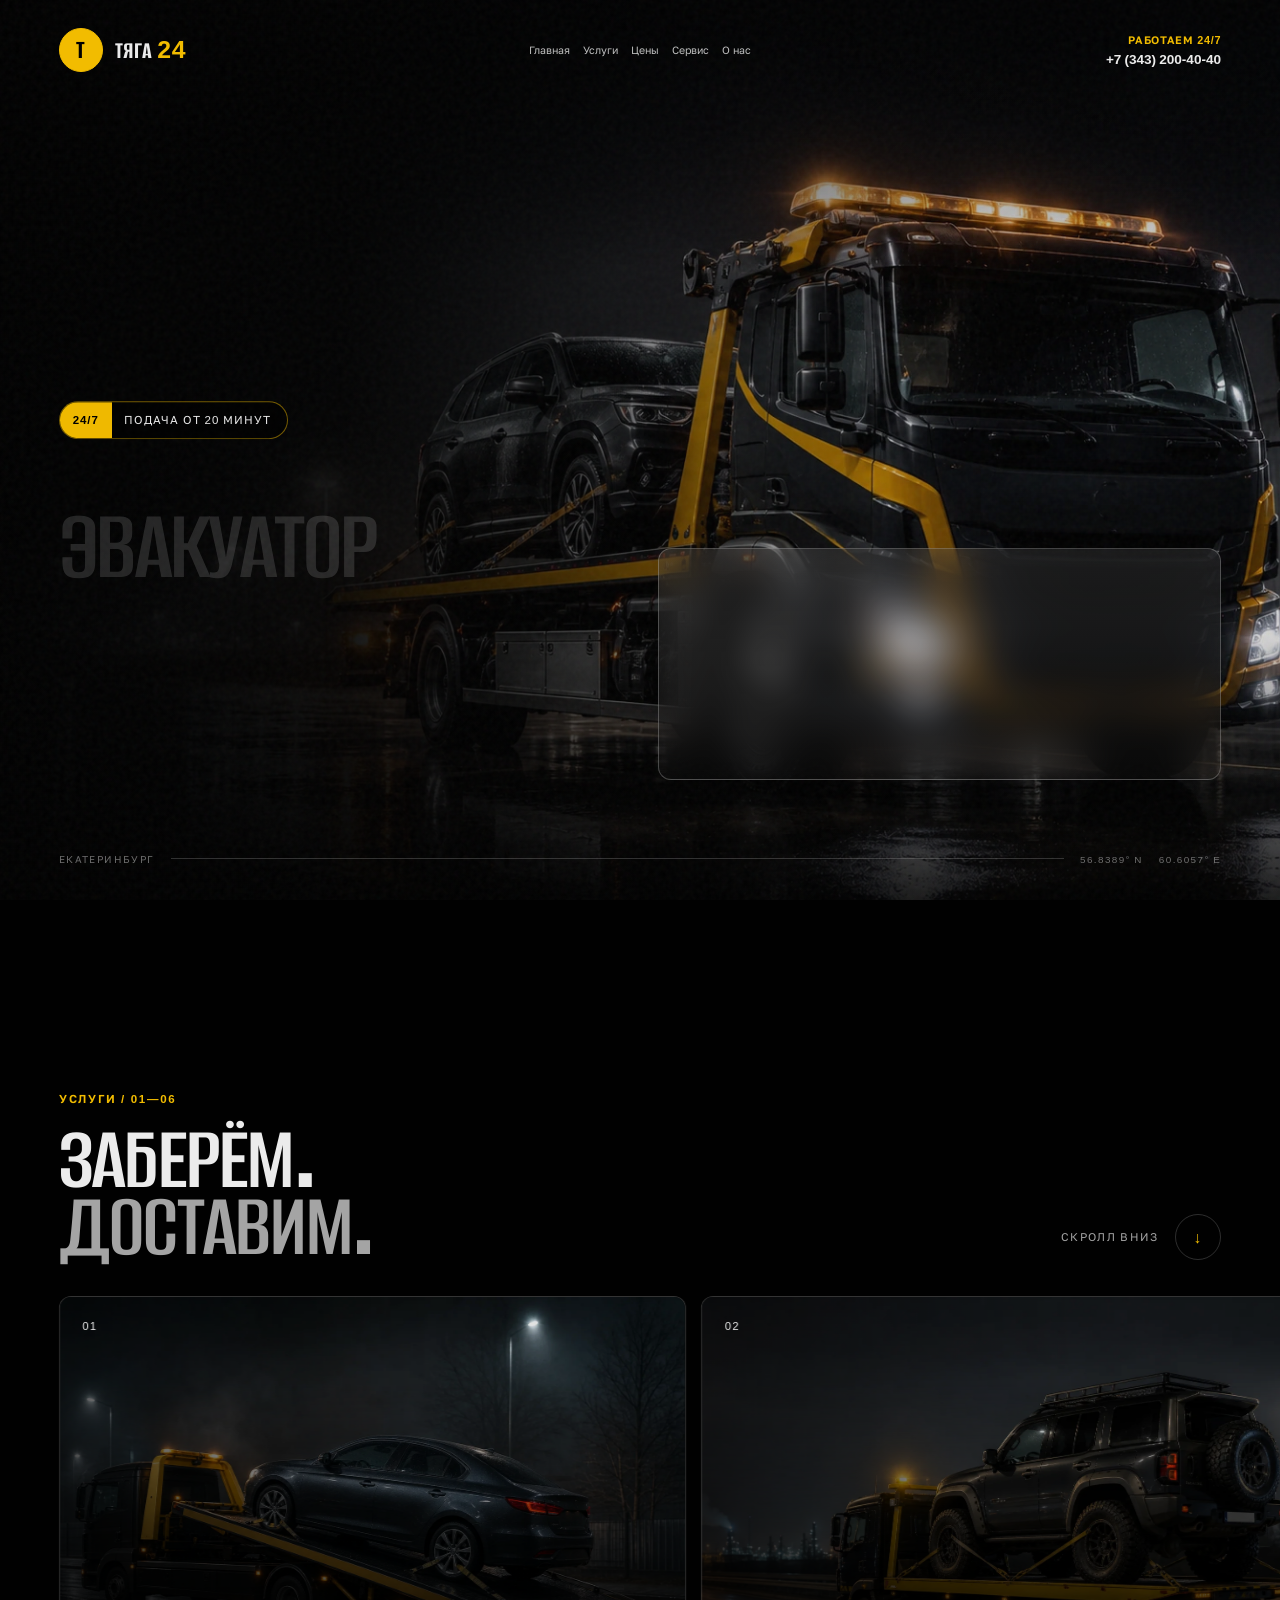
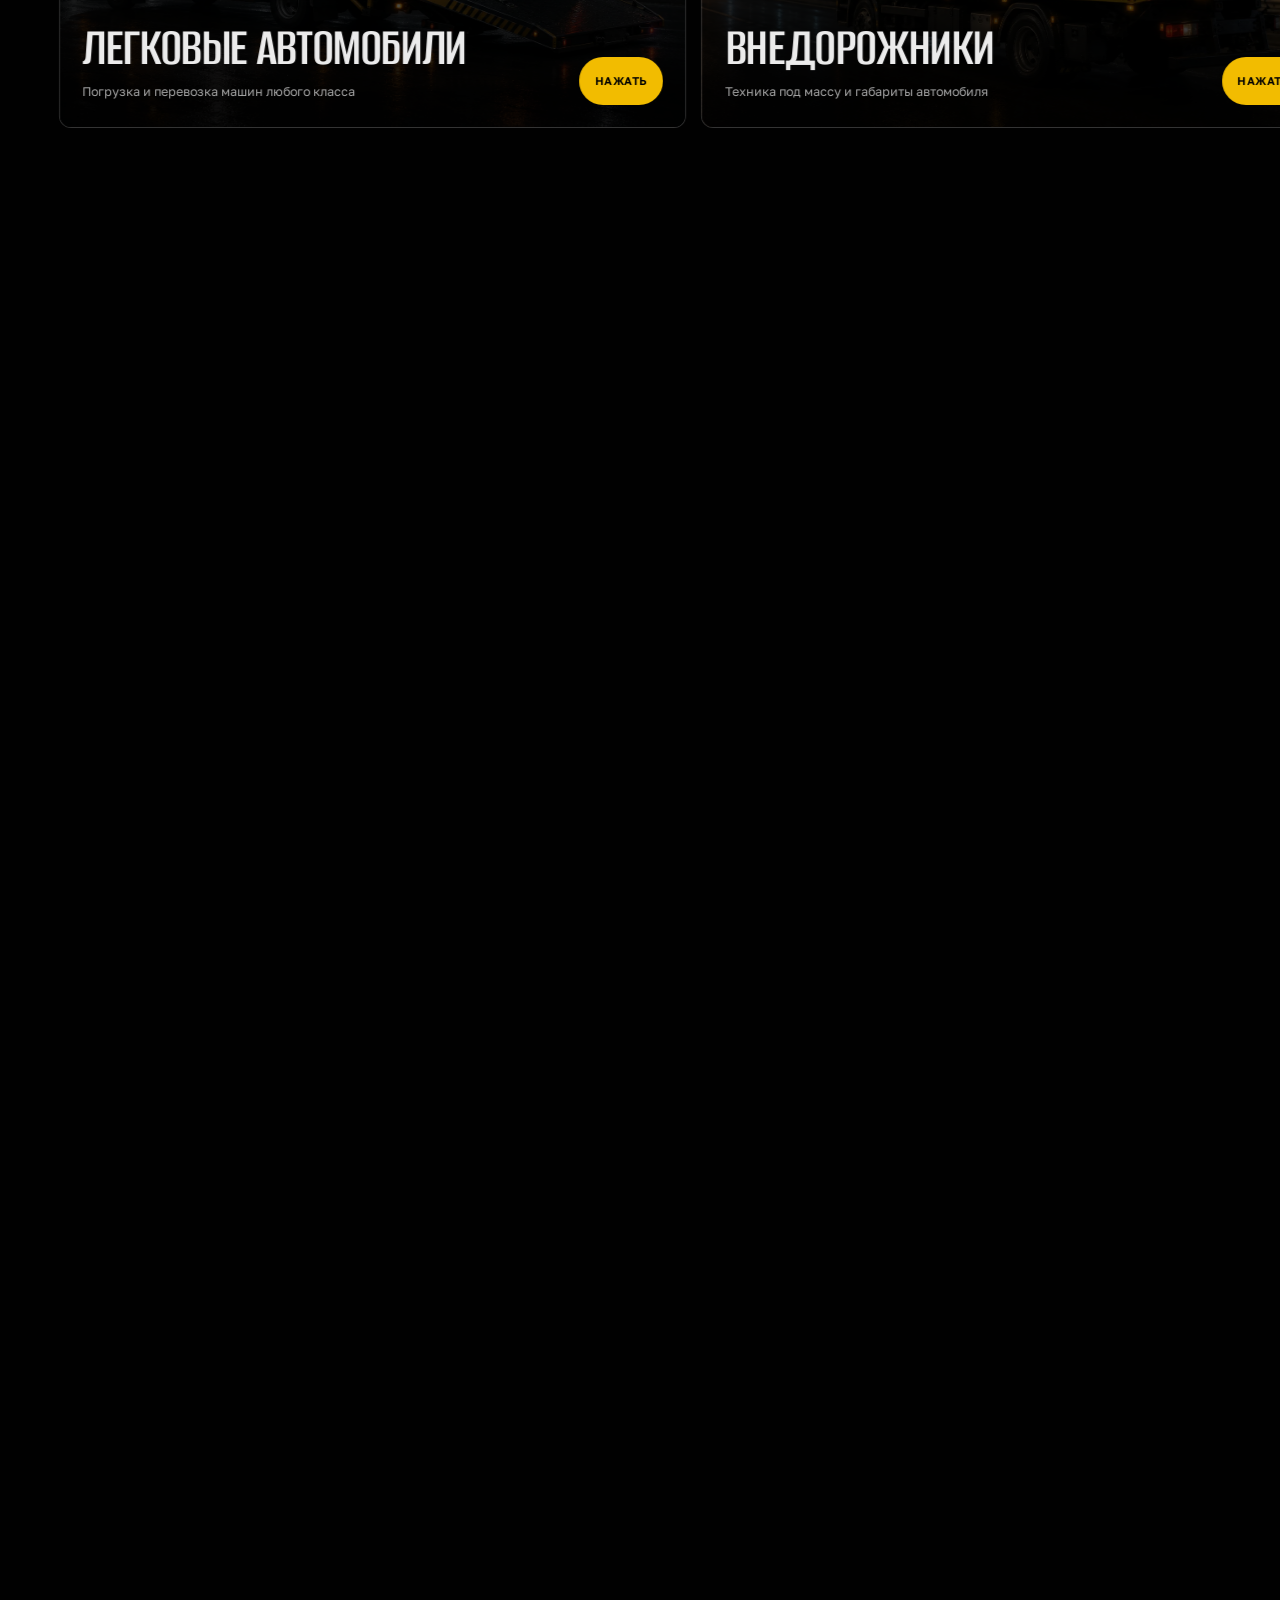
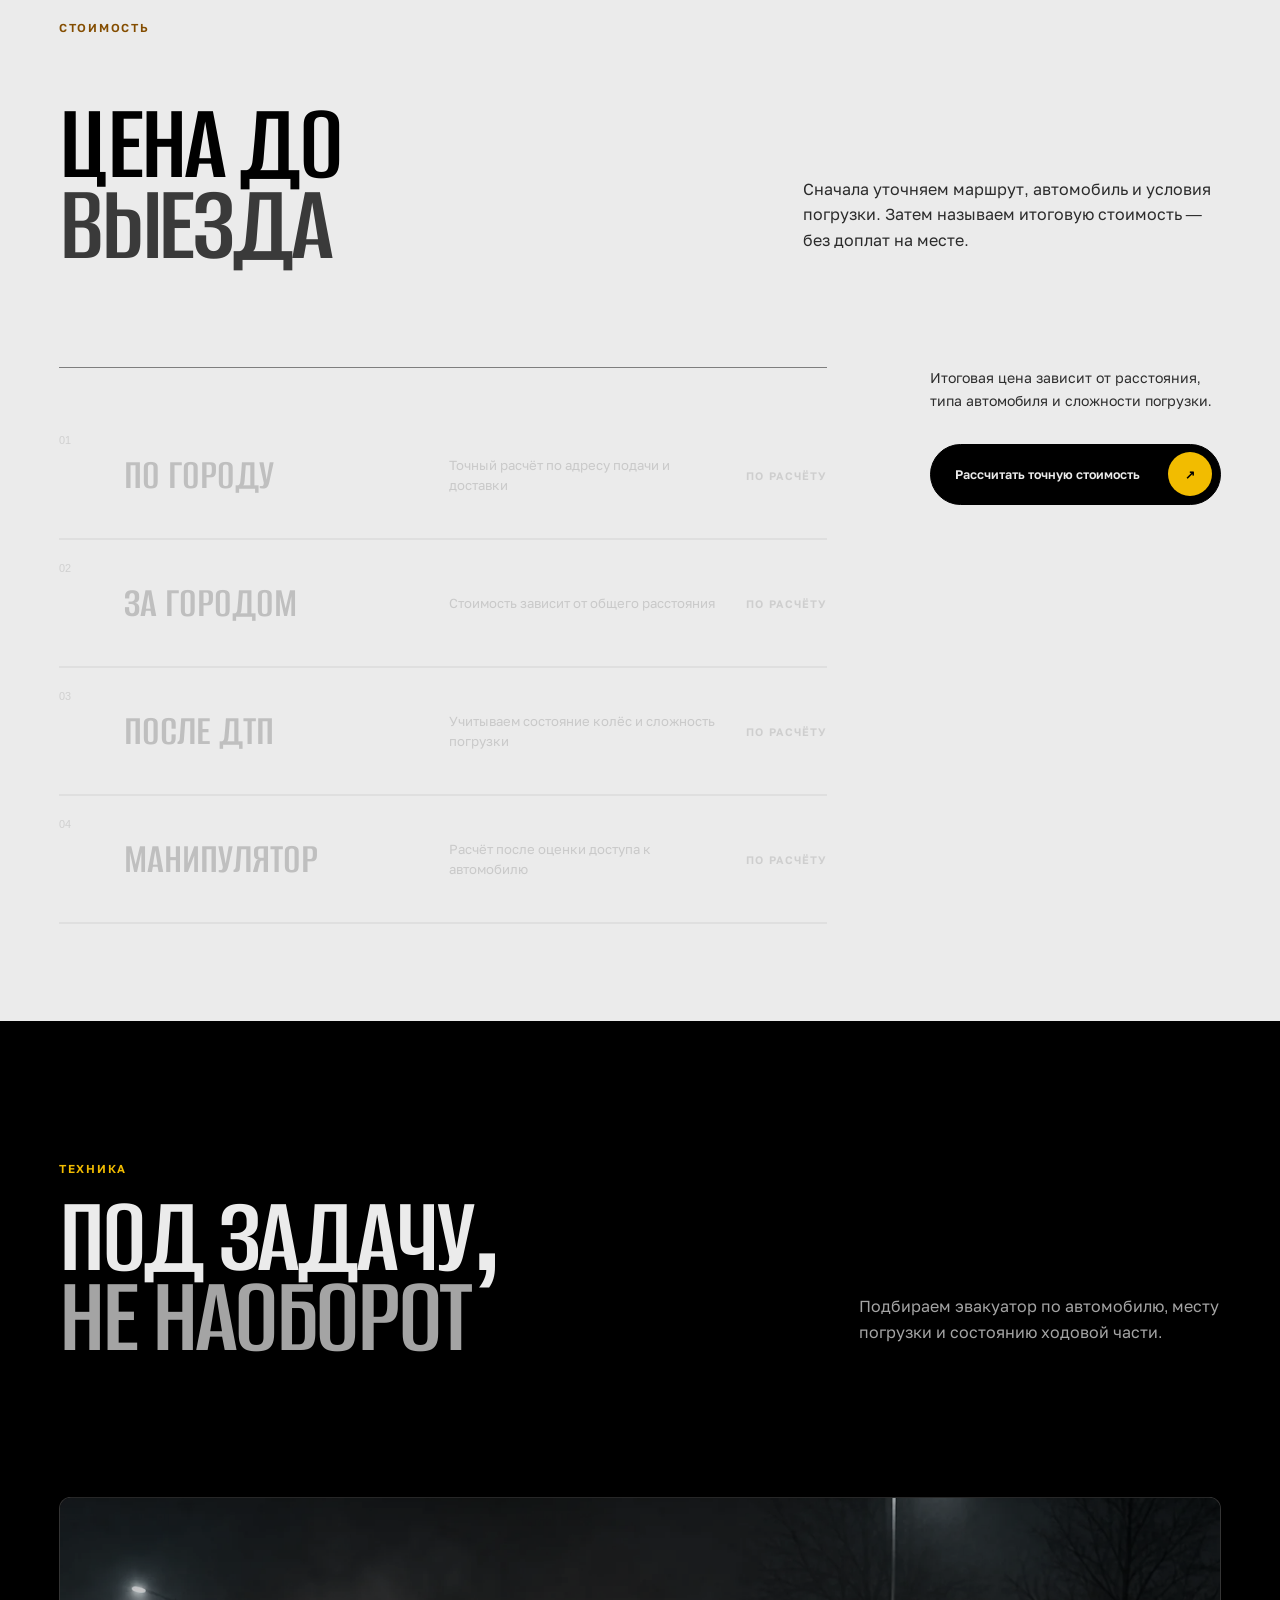
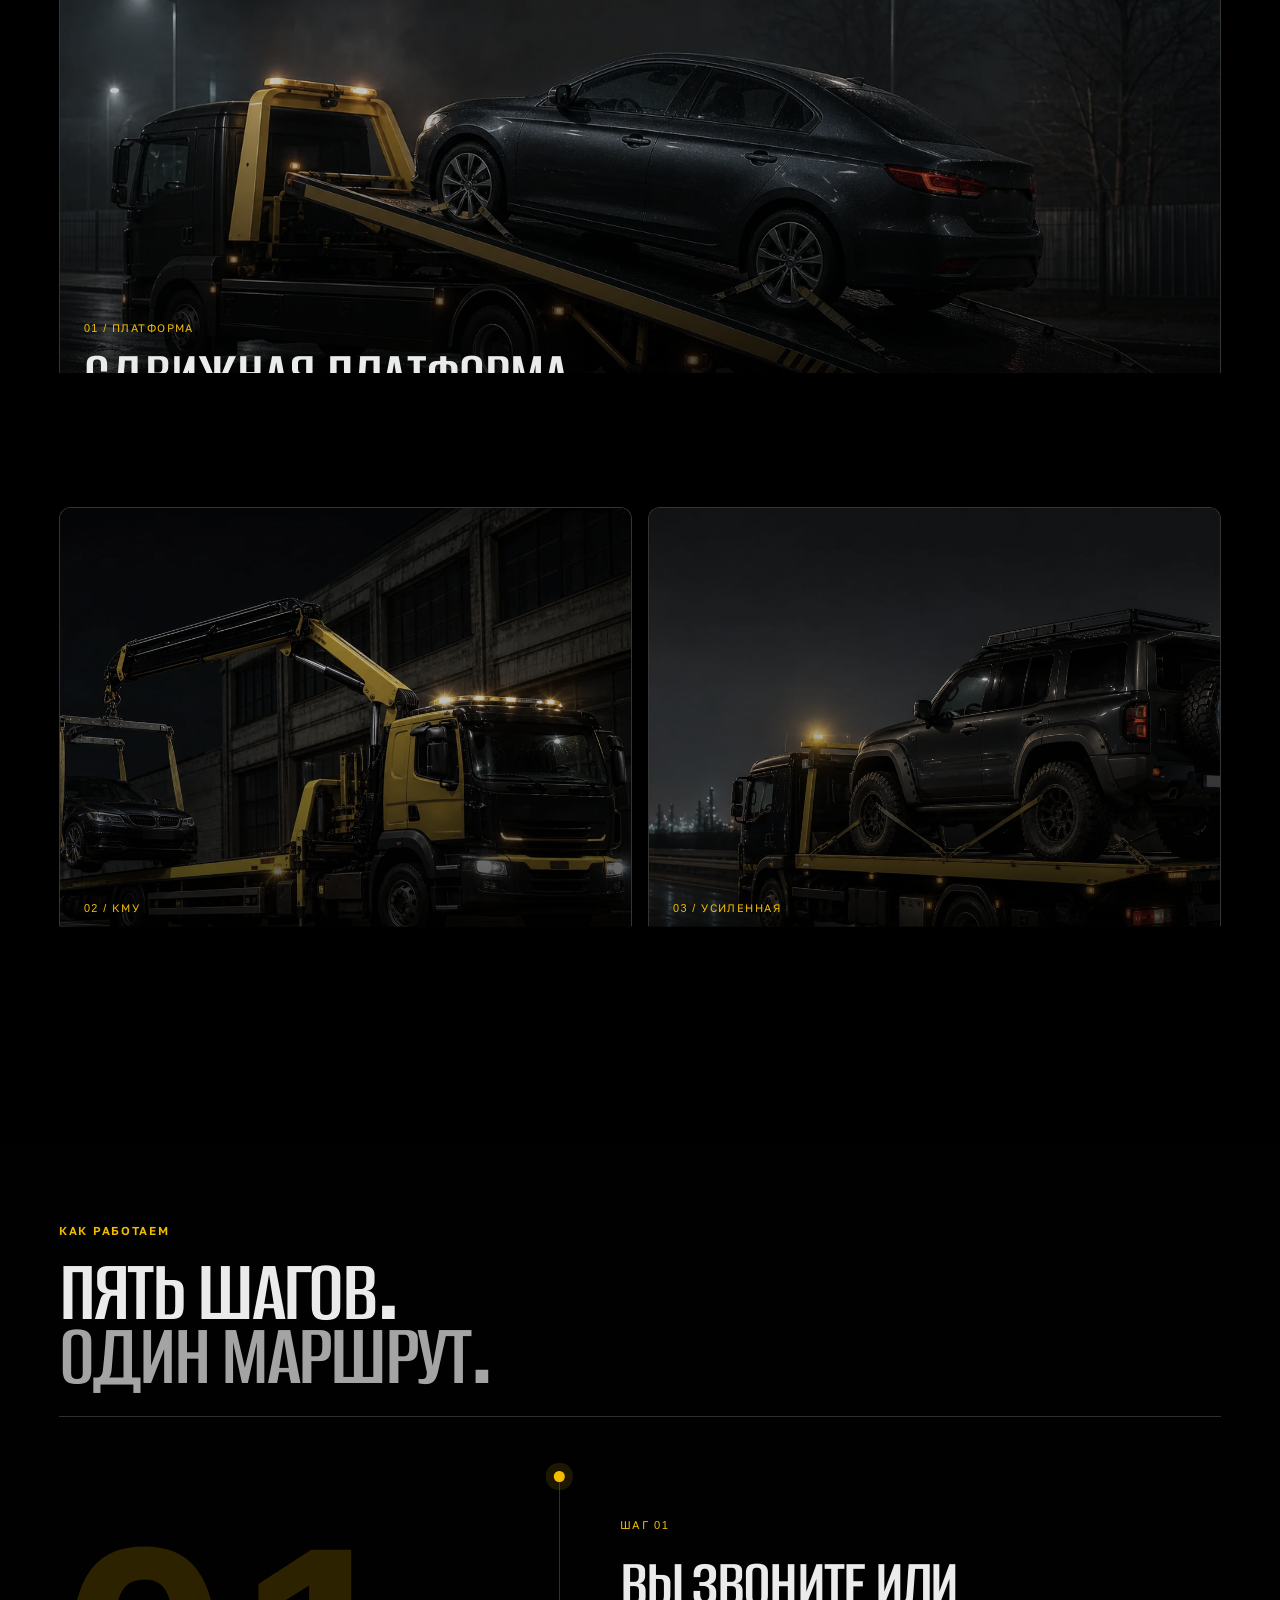
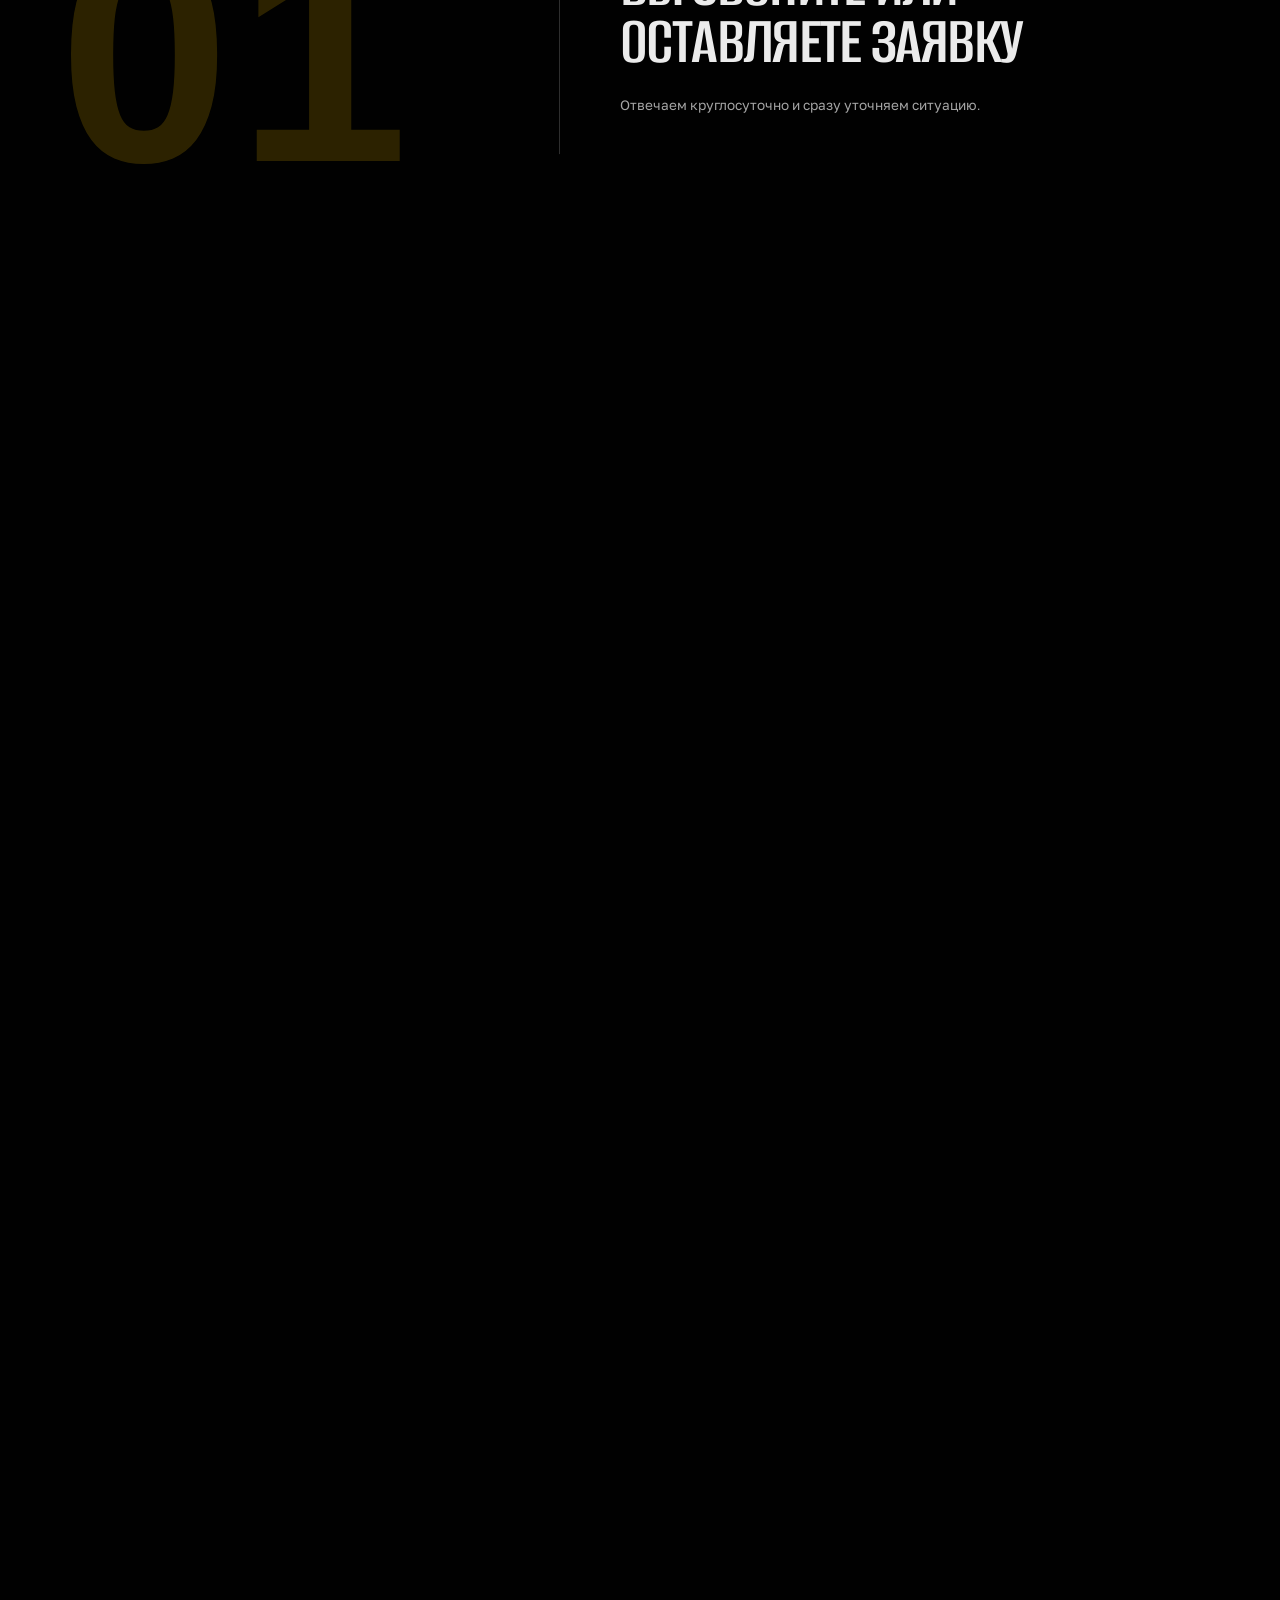
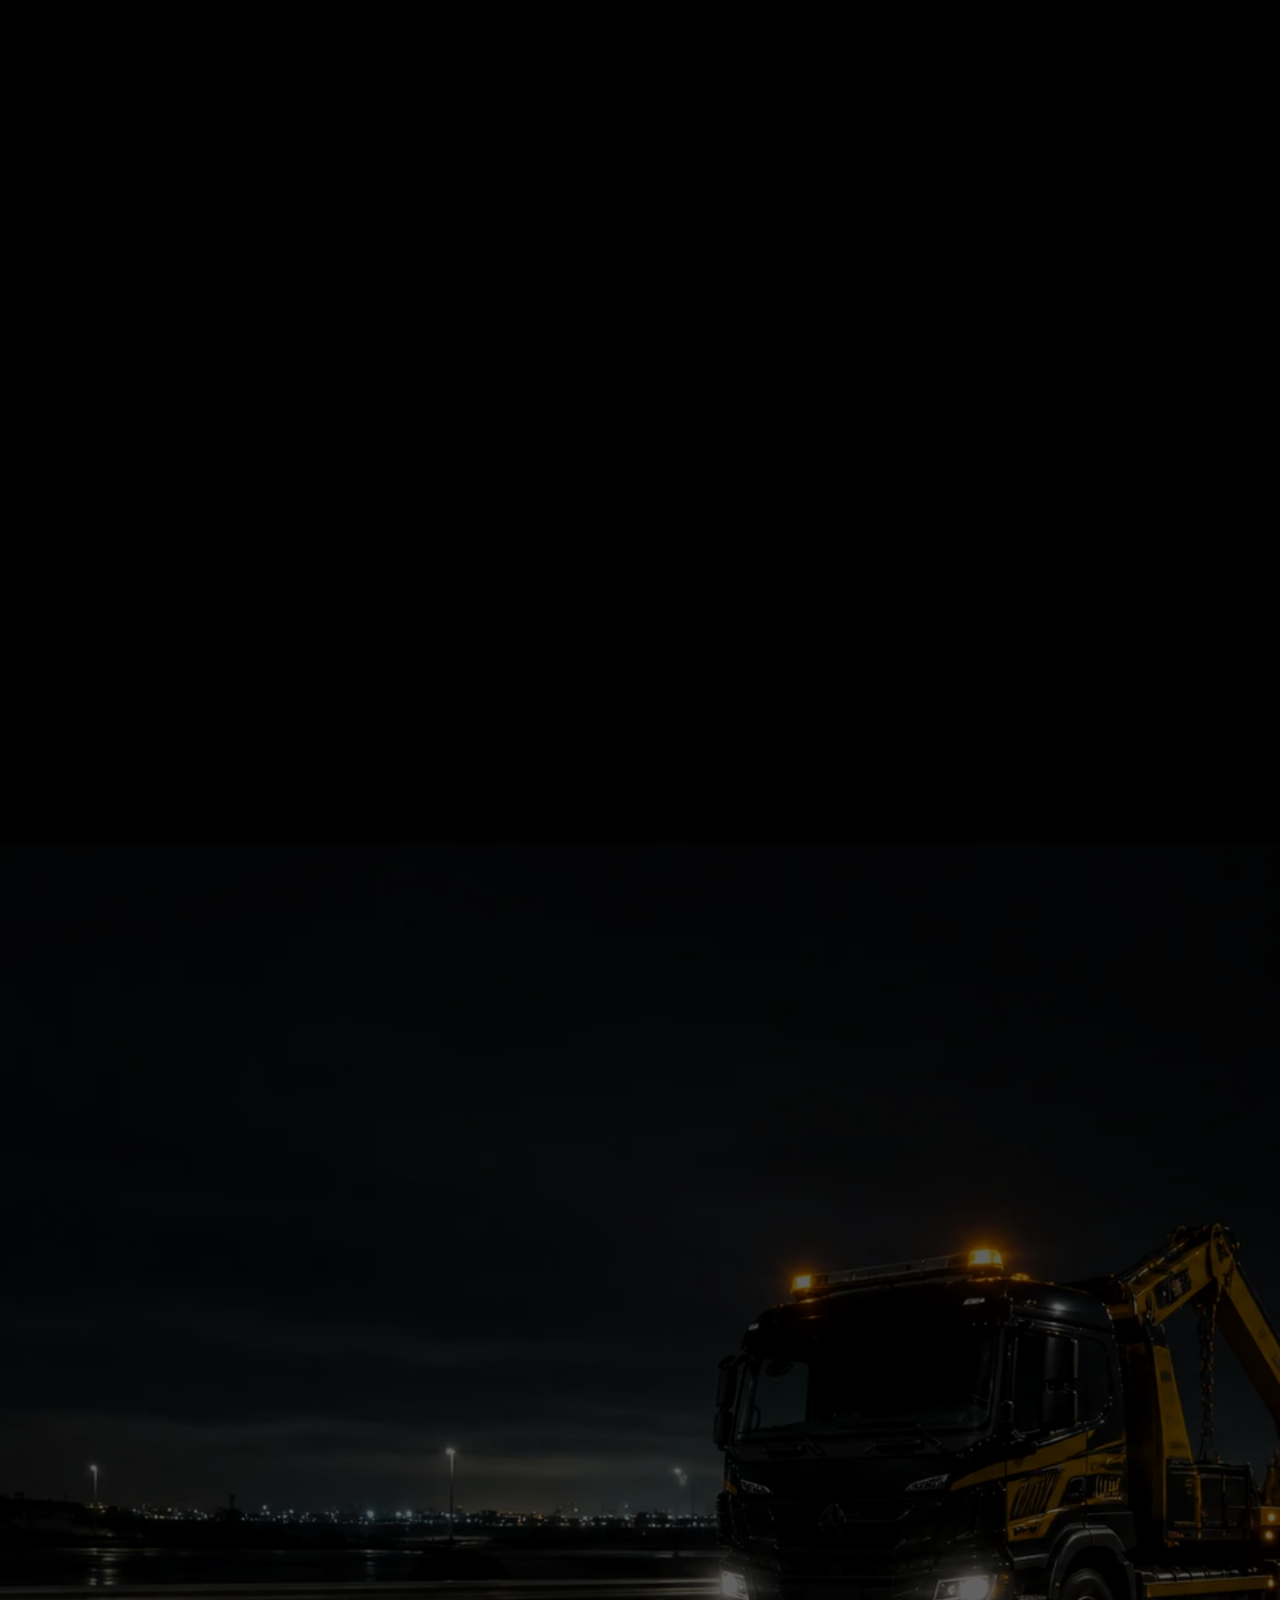
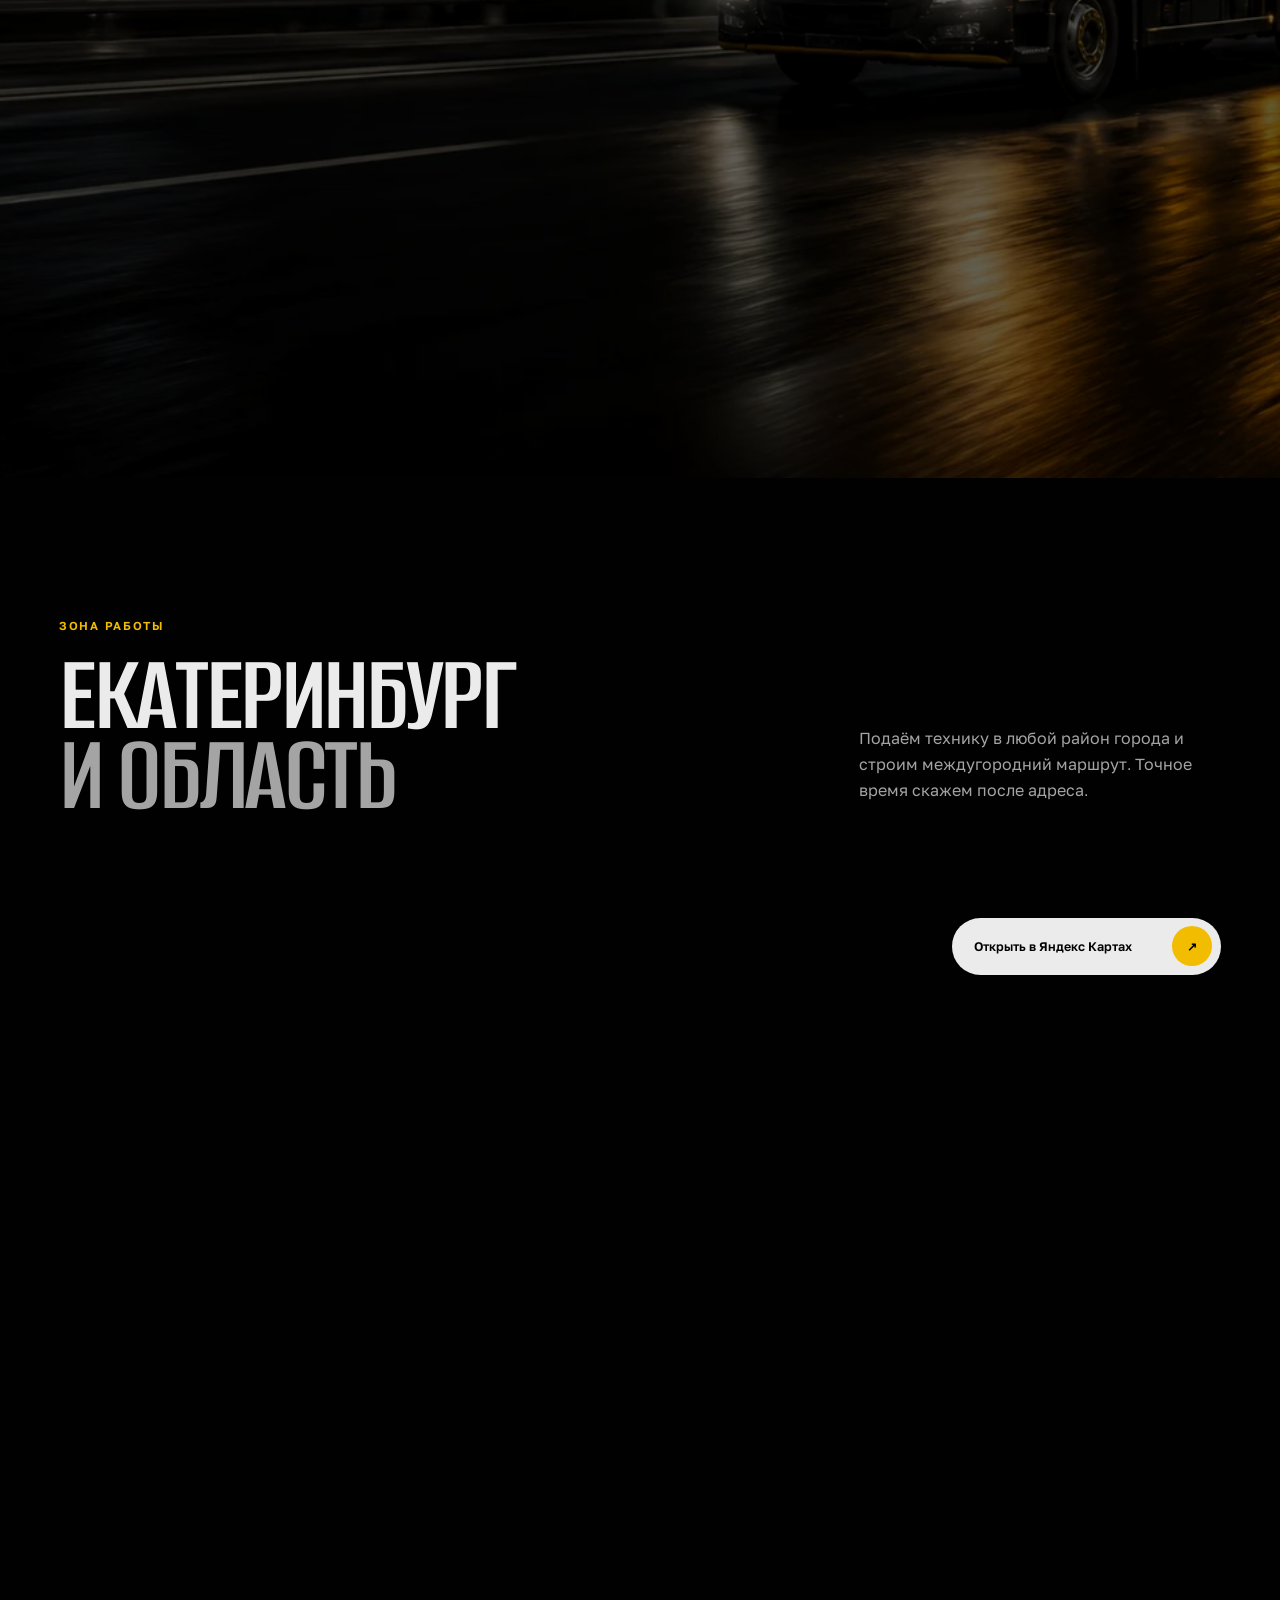
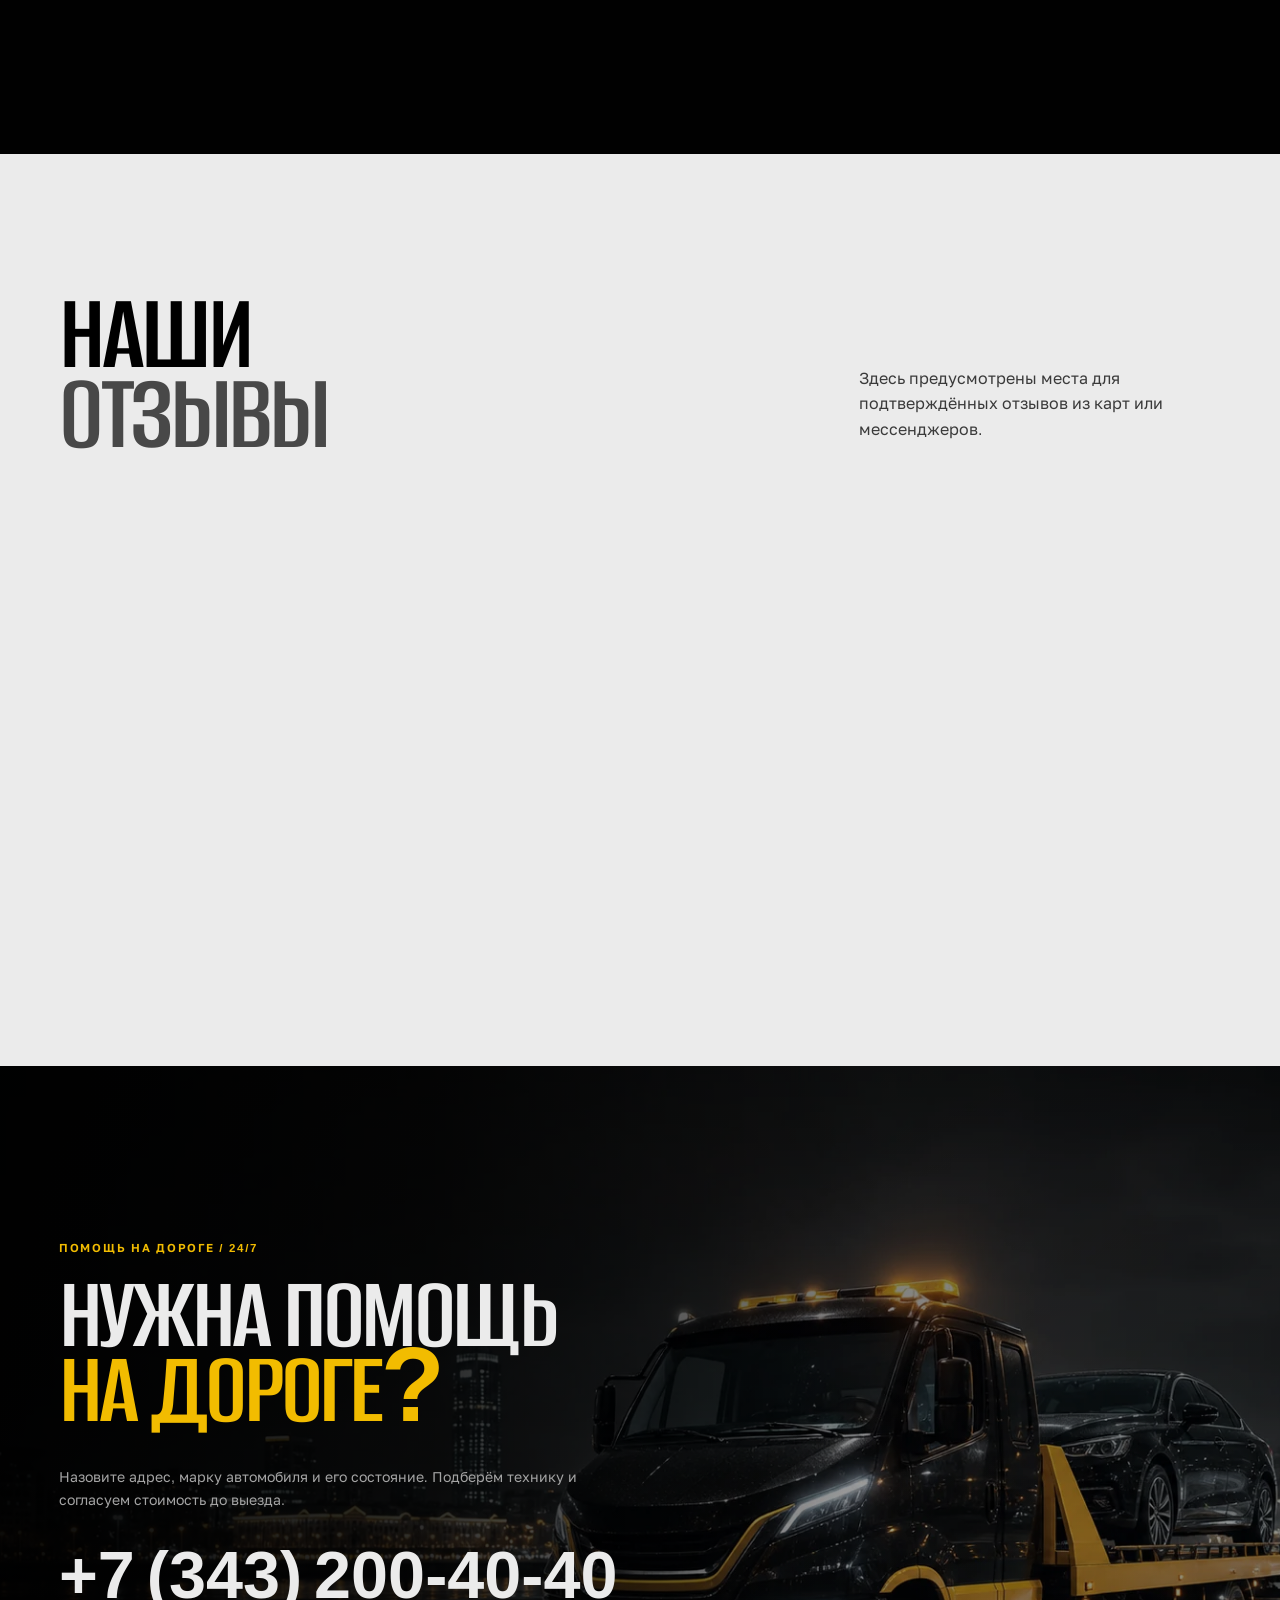
<file: index.html>
<!doctype html>
<html lang="ru">
<head>
  <meta charset="utf-8">
  <meta name="viewport" content="width=device-width, initial-scale=1">
  <meta name="theme-color" content="#070808">
  <meta name="description" content="Эвакуатор в Екатеринбурге и области. Подача от 20 минут, работа 24/7, бережная погрузка.">
  <title>ТЯГА 24 — эвакуатор в Екатеринбурге</title>
  <link rel="preload" href="assets/fonts/alumni-sans-cyrillic.woff2" as="font" type="font/woff2" crossorigin>
  <link rel="preload" href="assets/fonts/golos-text-cyrillic.woff2" as="font" type="font/woff2" crossorigin>
  <link rel="preload" href="assets/hero-mobile-v2.webp" as="image" type="image/webp" media="(max-width: 767px)" fetchpriority="high">
  <link rel="preload" href="assets/hero-tow-truck.webp" as="image" type="image/webp" media="(min-width: 768px)" fetchpriority="high">
  <link rel="stylesheet" href="styles.css">
  <script src="assets/vendor/gsap.min.js" defer></script>
  <script src="assets/vendor/ScrollTrigger.min.js" defer></script>
  <script src="script.js" defer></script>
</head>
<body class="is-loading">
  <div class="preloader" data-preloader aria-live="polite" aria-label="Загрузка сайта">
    <div class="preloader__center">
      <div class="preloader__brand">
        <span class="brand__mark" aria-hidden="true">Т</span>
        <span class="brand__name">ТЯГА <b>24</b></span>
      </div>
      <div class="preloader__track" aria-hidden="true"><i data-preloader-track></i></div>
      <div class="preloader__meta">
        <span>Екатеринбург / 24/7</span>
        <strong data-preloader-value>0%</strong>
      </div>
    </div>
  </div>
  <noscript><style>.preloader{display:none!important}body.is-loading{overflow:auto}</style></noscript>
  <a class="skip-link" href="#main">Перейти к содержанию</a>

  <header class="site-header" data-header>
    <a class="brand" href="#hero" aria-label="ТЯГА 24 — на главную">
      <span class="brand__mark" aria-hidden="true">Т</span>
      <span class="brand__name">ТЯГА <b>24</b></span>
    </a>

    <nav class="desktop-nav" aria-label="Основная навигация">
      <a href="#hero">Главная</a>
      <a href="#services">Услуги</a>
      <a href="#prices">Цены</a>
      <a href="#fleet" aria-label="Сервис: техника, процесс работы и преимущества">Сервис</a>
      <a href="#coverage" aria-label="О нас: зона работы, отзывы и контакты">О нас</a>
    </nav>

    <div class="header-contact">
      <span>Работаем 24/7</span>
      <a href="tel:+73432004040">+7 (343) 200-40-40</a>
    </div>

    <button class="menu-toggle" type="button" aria-label="Открыть меню" aria-expanded="false" aria-controls="mobile-menu">
      <span></span><span></span><span></span>
    </button>

  </header>

  <div class="menu-backdrop" data-menu-backdrop aria-hidden="true"></div>
  <nav class="mobile-menu" id="mobile-menu" aria-label="Мобильная навигация" aria-hidden="true">
    <a href="#hero">Главная</a>
    <a href="#services">Услуги</a>
    <a href="#prices">Цены</a>
    <a href="#fleet" aria-label="Сервис: техника, процесс работы и преимущества">Сервис</a>
    <a href="#coverage" aria-label="О нас: зона работы, отзывы и контакты">О нас</a>
    <a class="mobile-menu__phone" href="tel:+73432004040">+7 (343) 200-40-40</a>
  </nav>

  <main id="main">
    <section class="hero" id="hero" aria-labelledby="hero-title">
      <div class="hero__media" aria-hidden="true">
        <picture>
          <source media="(max-width: 767px)" srcset="assets/hero-mobile-v2.webp" type="image/webp">
          <source srcset="assets/hero-tow-truck.webp" type="image/webp">
          <img src="assets/hero-tow-truck.png" alt="" width="1680" height="945" fetchpriority="high">
        </picture>
      </div>
      <div class="hero__veil" aria-hidden="true"></div>
      <div class="hero__grain" aria-hidden="true"></div>

      <div class="hero__content section-shell">
        <div class="hero__copy">
          <div class="eyebrow"><span>24/7</span> Подача от 20 минут</div>
          <h1 id="hero-title"><span>ЭВАКУАТОР</span><span>БЕЗ ОЖИДАНИЯ</span></h1>
          <p class="hero__lead">Бережно погрузим и доставим автомобиль по Екатеринбургу и области. Стоимость фиксируем до выезда.</p>
          <div class="hero__actions">
            <a class="button button--primary" href="#contact"><span>Вызвать эвакуатор</span><i aria-hidden="true">↗</i></a>
            <a class="button button--ghost" href="#contact"><span>Рассчитать стоимость</span><i aria-hidden="true">↗</i></a>
          </div>
        </div>

        <div class="hero__facts" aria-label="Ключевые преимущества">
          <article><span>01</span><strong>Подача<br>от 20 минут</strong></article>
          <article><span>02</span><strong>Работаем<br>24/7</strong></article>
          <article><span>03</span><strong>Легковые<br>и внедорожники</strong></article>
          <article><span>04</span><strong>Город<br>и область</strong></article>
        </div>
      </div>

      <div class="hero__status section-shell" aria-hidden="true">
        <span>ЕКАТЕРИНБУРГ</span><span class="status-line"></span><span>56.8389° N</span><span>60.6057° E</span>
      </div>
    </section>

    <section class="services" id="services" aria-labelledby="services-title">
      <div class="services__sticky">
        <header class="services__intro section-shell">
          <div>
            <p class="section-kicker">Услуги / 01—06</p>
            <h2 id="services-title" class="section-title"><span>ЗАБЕРЁМ.</span><span>ДОСТАВИМ.</span></h2>
          </div>
          <div class="scroll-hint" aria-hidden="true"><span>Скролл вниз</span><b>↓</b></div>
        </header>

        <div class="services__track" data-services-track>
          <article class="service-card service-card--one" role="button" tabindex="0" data-service="passenger" aria-label="Подробнее об эвакуации легкового автомобиля">
            <img src="assets/service-passenger-v2.webp" alt="Погрузка легкового автомобиля на сдвижную платформу" width="1536" height="1024" loading="lazy">
            <span class="service-card__shade" aria-hidden="true"></span>
            <span class="service-card__index">01</span>
            <div class="service-card__body"><h3>ЛЕГКОВЫЕ АВТОМОБИЛИ</h3><p>Погрузка и перевозка машин любого класса</p></div>
            <span class="service-card__open" aria-hidden="true">Нажать</span>
          </article>
          <article class="service-card service-card--two" role="button" tabindex="0" data-service="suv" aria-label="Подробнее об эвакуации внедорожника">
            <img src="assets/service-suv-v2.webp" alt="Перевозка внедорожника на усиленной платформе" width="1536" height="1024" loading="lazy">
            <span class="service-card__shade" aria-hidden="true"></span>
            <span class="service-card__index">02</span>
            <div class="service-card__body"><h3>ВНЕДОРОЖНИКИ</h3><p>Техника под массу и габариты автомобиля</p></div>
            <span class="service-card__open" aria-hidden="true">Нажать</span>
          </article>
          <article class="service-card service-card--three" role="button" tabindex="0" data-service="accident" aria-label="Подробнее об эвакуации после ДТП">
            <img src="assets/service-accident-v2.webp" alt="Погрузка повреждённого автомобиля после ДТП" width="1536" height="1024" loading="lazy">
            <span class="service-card__shade" aria-hidden="true"></span>
            <span class="service-card__index">03</span>
            <div class="service-card__body"><h3>ПОСЛЕ ДТП</h3><p>Аккуратная работа с заблокированными колёсами</p></div>
            <span class="service-card__open" aria-hidden="true">Нажать</span>
          </article>
          <article class="service-card service-card--four" role="button" tabindex="0" data-service="breakdown" aria-label="Подробнее об эвакуации неисправного автомобиля">
            <img src="assets/service-breakdown-v2.webp" alt="Неисправный автомобиль и прибывший эвакуатор" width="1536" height="1024" loading="lazy">
            <span class="service-card__shade" aria-hidden="true"></span>
            <span class="service-card__index">04</span>
            <div class="service-card__body"><h3>НЕИСПРАВНЫЕ АВТО</h3><p>Из двора, паркинга или с обочины</p></div>
            <span class="service-card__open" aria-hidden="true">Нажать</span>
          </article>
          <article class="service-card service-card--five" role="button" tabindex="0" data-service="region" aria-label="Подробнее о междугородней перевозке">
            <img src="assets/service-region-v2.webp" alt="Междугородняя перевозка автомобиля по трассе" width="1536" height="1024" loading="lazy">
            <span class="service-card__shade" aria-hidden="true"></span>
            <span class="service-card__index">05</span>
            <div class="service-card__body"><h3>МЕЖГОРОД</h3><p>Перевозка по области и между городами</p></div>
            <span class="service-card__open" aria-hidden="true">Нажать</span>
          </article>
          <article class="service-card service-card--six" role="button" tabindex="0" data-service="crane" aria-label="Подробнее об эвакуаторе с манипулятором">
            <img src="assets/service-crane-v2.webp" alt="Манипулятор поднимает автомобиль краном" width="1536" height="1024" loading="lazy">
            <span class="service-card__shade" aria-hidden="true"></span>
            <span class="service-card__index">06</span>
            <div class="service-card__body"><h3>МАНИПУЛЯТОР</h3><p>Погрузка из кювета и труднодоступных мест</p></div>
            <span class="service-card__open" aria-hidden="true">Нажать</span>
          </article>
        </div>
      </div>
    </section>

    <section class="prices section-space" id="prices" aria-labelledby="prices-title">
      <div class="section-shell prices__head">
        <p class="section-kicker">Стоимость</p>
        <h2 id="prices-title" class="section-title"><span>ЦЕНА ДО</span><span>ВЫЕЗДА</span></h2>
        <p>Сначала уточняем маршрут, автомобиль и условия погрузки. Затем называем итоговую стоимость — без доплат на месте.</p>
      </div>

      <div class="prices__stage section-shell">
        <div class="price-stack" aria-label="Виды расчёта стоимости">
          <article class="price-row" data-price-row>
            <span>01</span><h3>ПО ГОРОДУ</h3><p>Точный расчёт по адресу подачи и доставки</p><strong>ПО РАСЧЁТУ</strong>
          </article>
          <article class="price-row" data-price-row>
            <span>02</span><h3>ЗА ГОРОДОМ</h3><p>Стоимость зависит от общего расстояния</p><strong>ПО РАСЧЁТУ</strong>
          </article>
          <article class="price-row" data-price-row>
            <span>03</span><h3>ПОСЛЕ ДТП</h3><p>Учитываем состояние колёс и сложность погрузки</p><strong>ПО РАСЧЁТУ</strong>
          </article>
          <article class="price-row" data-price-row>
            <span>04</span><h3>МАНИПУЛЯТОР</h3><p>Расчёт после оценки доступа к автомобилю</p><strong>ПО РАСЧЁТУ</strong>
          </article>
        </div>

        <div class="price-aside">
          <p>Итоговая цена зависит от расстояния, типа автомобиля и сложности погрузки.</p>
          <a class="button button--primary" href="#contact"><span>Рассчитать точную стоимость</span><i aria-hidden="true">↗</i></a>
        </div>
      </div>
    </section>

    <section class="fleet section-space" id="fleet" aria-labelledby="fleet-title">
      <div class="section-shell">
        <header class="fleet__intro">
          <div><p class="section-kicker">Техника</p><h2 id="fleet-title" class="section-title"><span>ПОД ЗАДАЧУ,</span><span>НЕ НАОБОРОТ</span></h2></div>
          <p>Подбираем эвакуатор по автомобилю, месту погрузки и состоянию ходовой части.</p>
        </header>

        <div class="fleet__grid">
          <article class="fleet-card fleet-card--wide">
            <img src="assets/service-passenger-v2.webp" alt="Эвакуатор со сдвижной платформой" width="1536" height="1024" loading="lazy">
            <div><span>01 / ПЛАТФОРМА</span><h3>СДВИЖНАЯ ПЛАТФОРМА</h3><p>Для легковых автомобилей и кроссоверов. Ровная контролируемая погрузка.</p></div>
          </article>
          <article class="fleet-card">
            <img src="assets/service-crane-v2.webp" alt="Эвакуатор с краном-манипулятором" width="1536" height="1024" loading="lazy">
            <div><span>02 / КМУ</span><h3>МАНИПУЛЯТОР</h3><p>Для сложного доступа, кюветов и заблокированных автомобилей.</p></div>
          </article>
          <article class="fleet-card">
            <img src="assets/service-suv-v2.webp" alt="Эвакуатор для внедорожников" width="1536" height="1024" loading="lazy">
            <div><span>03 / УСИЛЕННАЯ</span><h3>ДЛЯ ВНЕДОРОЖНИКОВ</h3><p>Платформа под увеличенные габариты автомобиля.</p></div>
          </article>
        </div>
      </div>
    </section>

    <section class="process" id="process" aria-labelledby="process-title">
      <div class="process__sticky section-shell">
        <header class="process__head">
          <p class="section-kicker">Как работаем</p>
          <h2 id="process-title" class="section-title"><span>ПЯТЬ ШАГОВ.</span><span>ОДИН МАРШРУТ.</span></h2>
        </header>

        <div class="process__scene">
          <div class="process__number" aria-hidden="true">01</div>
          <div class="route-line" aria-hidden="true"><span></span></div>
          <div class="process__steps">
            <article class="process-step is-active" data-step="01"><span>Шаг 01</span><h3>ВЫ ЗВОНИТЕ ИЛИ ОСТАВЛЯЕТЕ ЗАЯВКУ</h3><p>Отвечаем круглосуточно и сразу уточняем ситуацию.</p></article>
            <article class="process-step" data-step="02"><span>Шаг 02</span><h3>УТОЧНЯЕМ АДРЕС И АВТОМОБИЛЬ</h3><p>Фиксируем маршрут, состояние машины и условия подъезда.</p></article>
            <article class="process-step" data-step="03"><span>Шаг 03</span><h3>ОТПРАВЛЯЕМ БЛИЖАЙШИЙ ЭВАКУАТОР</h3><p>Подбираем подходящую платформу и направляем экипаж.</p></article>
            <article class="process-step" data-step="04"><span>Шаг 04</span><h3>ПОГРУЖАЕМ АВТОМОБИЛЬ</h3><p>Проверяем фиксацию и бережно поднимаем машину.</p></article>
            <article class="process-step" data-step="05"><span>Шаг 05</span><h3>ДОСТАВЛЯЕМ В НУЖНУЮ ТОЧКУ</h3><p>В сервис, на стоянку, домой или по другому адресу.</p></article>
          </div>
        </div>
      </div>
    </section>

    <section class="advantages section-space" id="advantages" aria-labelledby="advantages-title">
      <div class="section-shell">
        <h2 id="advantages-title" class="visually-hidden">Почему выбирают ТЯГА 24</h2>
        <div class="advantages__grid">
          <article><span>01</span><h3>24/7</h3><p>Принимаем заявки днём и ночью, без выходных.</p></article>
          <article><span>02</span><h3>ОТ 20 МИНУТ</h3><p>Направляем ближайшую свободную технику.</p></article>
          <article><span>03</span><h3>БЕРЕЖНАЯ ПОГРУЗКА</h3><p>Учитываем клиренс, привод и состояние колёс.</p></article>
          <article><span>04</span><h3>ЦЕНА БЕЗ СЮРПРИЗОВ</h3><p>Согласовываем стоимость до подачи эвакуатора.</p></article>
          <article><span>05</span><h3>ГОРОД И ОБЛАСТЬ</h3><p>Строим маршрут до нужной точки.</p></article>
          <article><span>06</span><h3>ТЕХНИКА ПОД ЗАДАЧУ</h3><p>Платформа или манипулятор — по ситуации.</p></article>
        </div>
      </div>
    </section>

    <section class="coverage section-space" id="coverage" aria-labelledby="coverage-title">
      <div class="section-shell">
        <header class="coverage__head">
          <div><p class="section-kicker">Зона работы</p><h2 id="coverage-title" class="section-title"><span>ЕКАТЕРИНБУРГ</span><span>И ОБЛАСТЬ</span></h2></div>
          <p>Подаём технику в любой район города и строим междугородний маршрут. Точное время скажем после адреса.</p>
        </header>

        <div class="map-actions"><a href="https://yandex.ru/maps/54/yekaterinburg/?ll=60.605702%2C56.838011&amp;z=11" target="_blank" rel="noopener noreferrer">Открыть в Яндекс Картах <i aria-hidden="true">↗</i></a></div>
        <div class="map-placeholder" role="img" aria-label="Яндекс Карта Екатеринбурга. Карта показана без возможности перемещения и масштабирования.">
          <iframe class="map-frame" src="https://yandex.ru/map-widget/v1/?ll=60.605702%2C56.838011&amp;z=11&amp;l=map" title="Яндекс Карта Екатеринбурга" loading="lazy" tabindex="-1" aria-hidden="true"></iframe>
          <span class="map-radius map-radius--one" aria-hidden="true"></span>
          <span class="map-radius map-radius--two" aria-hidden="true"></span>
          <div class="map-pin" aria-hidden="true"><strong>ЕКАТЕРИНБУРГ</strong><span>Зона подачи техники</span></div>
        </div>
      </div>
    </section>

    <section class="reviews section-space" id="reviews" aria-labelledby="reviews-title">
      <div class="section-shell">
        <header class="reviews__head">
          <h2 id="reviews-title" class="section-title"><span>НАШИ</span><span>ОТЗЫВЫ</span></h2>
          <p>Здесь предусмотрены места для подтверждённых отзывов из карт или мессенджеров.</p>
        </header>
        <div class="reviews__grid">
          <article><div class="stars" aria-label="Место для рейтинга">★★★★★</div><blockquote>Добавьте короткий подтверждённый отзыв клиента о подаче, погрузке и доставке.</blockquote><footer><strong>Имя клиента</strong><span>Автомобиль / услуга</span></footer></article>
          <article><div class="stars" aria-label="Место для рейтинга">★★★★★</div><blockquote>Карточка готова для реального текста без рекламных формулировок и неподтверждённых обещаний.</blockquote><footer><strong>Имя клиента</strong><span>Автомобиль / услуга</span></footer></article>
          <article><div class="stars" aria-label="Место для рейтинга">★★★★★</div><blockquote>После публикации отзывы на телефоне остаются в естественном вертикальном потоке.</blockquote><footer><strong>Имя клиента</strong><span>Автомобиль / услуга</span></footer></article>
        </div>
      </div>
    </section>

    <section class="final-cta" id="contact" aria-labelledby="final-title">
      <div class="final-cta__media" aria-hidden="true">
        <picture>
          <source media="(max-width: 767px)" srcset="assets/final-mobile-v2.webp" type="image/webp">
          <source srcset="assets/final-cta-v2.webp" type="image/webp">
          <img src="assets/final-cta-v2.webp" alt="" width="1536" height="1024" loading="lazy">
        </picture>
      </div>
      <div class="final-cta__content section-shell">
        <p class="section-kicker">Помощь на дороге / 24/7</p>
        <h2 id="final-title"><span>НУЖНА ПОМОЩЬ</span><span>НА ДОРОГЕ?</span></h2>
        <p>Назовите адрес, марку автомобиля и его состояние. Подберём технику и согласуем стоимость до выезда.</p>
        <a class="final-cta__phone" href="tel:+73432004040">+7 (343) 200-40-40</a>
        <dl class="final-cta__meta"><div><dt>Подача</dt><dd>от 20 минут</dd></div><div><dt>Режим</dt><dd>круглосуточно</dd></div></dl>
        <div class="final-cta__actions">
          <a class="button button--primary" href="tel:+73432004040"><span>Позвонить</span><i aria-hidden="true">↗</i></a>
          <a class="button button--ghost" href="tel:+73432004040"><span>Рассчитать стоимость</span><i aria-hidden="true">↗</i></a>
        </div>
      </div>
    </section>
  </main>

  <dialog class="service-modal" data-service-modal aria-labelledby="service-modal-title">
    <button class="service-modal__close" type="button" data-modal-close aria-label="Закрыть описание услуги">×</button>
    <div class="service-modal__visual"><img data-modal-image src="assets/service-passenger-v2.webp" alt="" width="1536" height="1024"></div>
    <div class="service-modal__content">
      <span class="service-modal__index" data-modal-index>01 / Услуга</span>
      <h2 id="service-modal-title" data-modal-title>Легковые автомобили</h2>
      <p data-modal-lead></p>
      <div class="service-modal__details">
        <div><span>Как работаем</span><ol data-modal-steps></ol></div>
        <div><span>Стоимость</span><strong>По расчёту</strong><p data-modal-price></p></div>
      </div>
      <div class="service-modal__actions">
        <a class="button button--primary" href="#contact" data-modal-contact><span>Вызвать эвакуатор</span><i aria-hidden="true">↗</i></a>
        <a class="button button--ghost" href="#prices" data-modal-price-link><span>Как считаем цену</span><i aria-hidden="true">↗</i></a>
      </div>
    </div>
  </dialog>

  <footer class="footer">
    <div class="footer__brand section-shell" aria-hidden="true"><span>ТЯГА</span><span>24</span></div>
    <div class="footer__grid section-shell">
      <div><span>Связаться</span><a href="tel:+73432004040">+7 (343) 200-40-40</a><small>Телефон / мессенджеры</small></div>
      <div><span>Работаем</span><strong>Круглосуточно, 24/7</strong><small>Екатеринбург и область</small></div>
      <div><span>Оператор сайта</span><strong>[Полное наименование]</strong><small>ИНН [указать] · ОГРН/ОГРНИП [указать]<br>[юридический адрес]</small></div>
      <div class="footer__documents"><span>Документы</span><a href="legal.html#privacy">Политика конфиденциальности</a><a href="legal.html#consent">Согласие на обработку данных</a><a href="legal.html#cookies">Использование cookie</a><a href="legal.html#details">Реквизиты</a></div>
    </div>
    <div class="footer__notice section-shell">Информация на сайте носит справочный характер и не является публичной офертой. Перед публикацией заполните реквизиты и проверьте документы с юристом.</div>
    <div class="footer__bottom section-shell"><span>© 2026 ТЯГА 24</span><span>Эвакуация автомобилей</span><span>Разработано моментом</span></div>
  </footer>
</body>
</html>
</file>
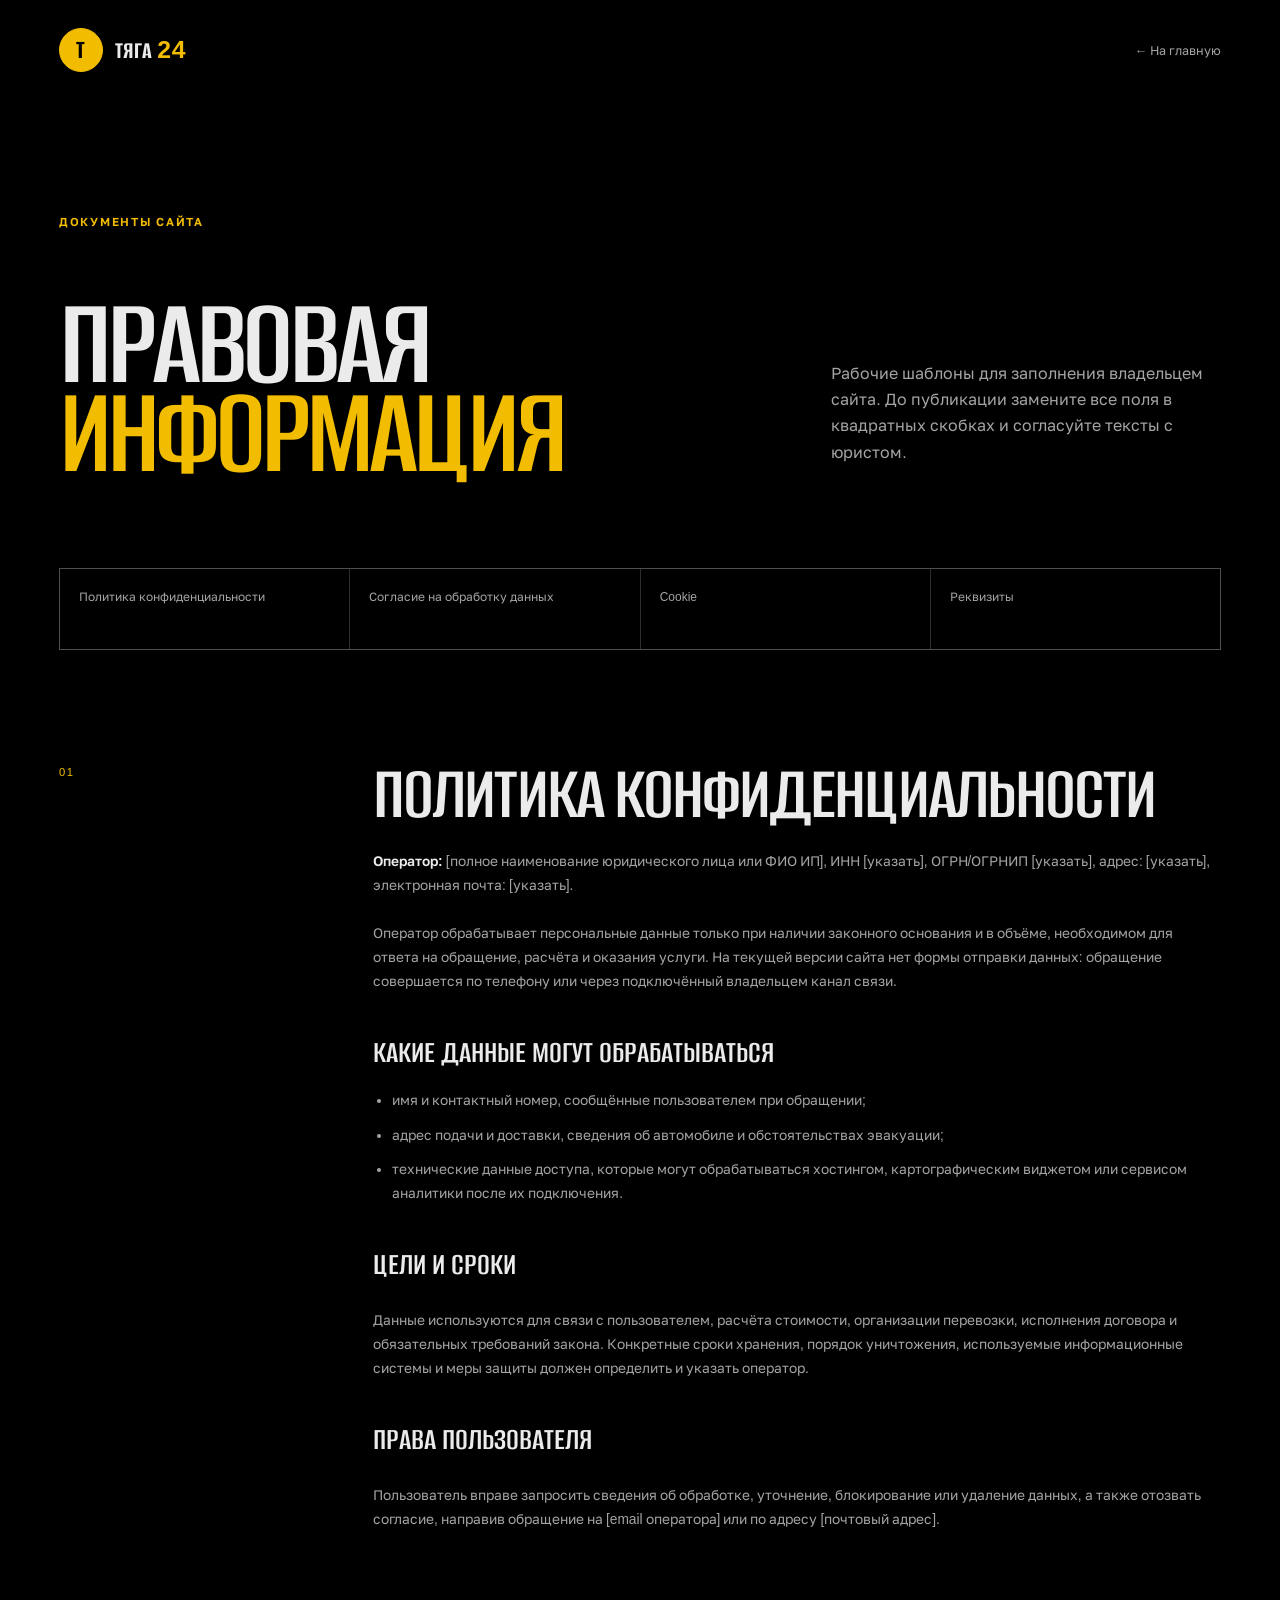
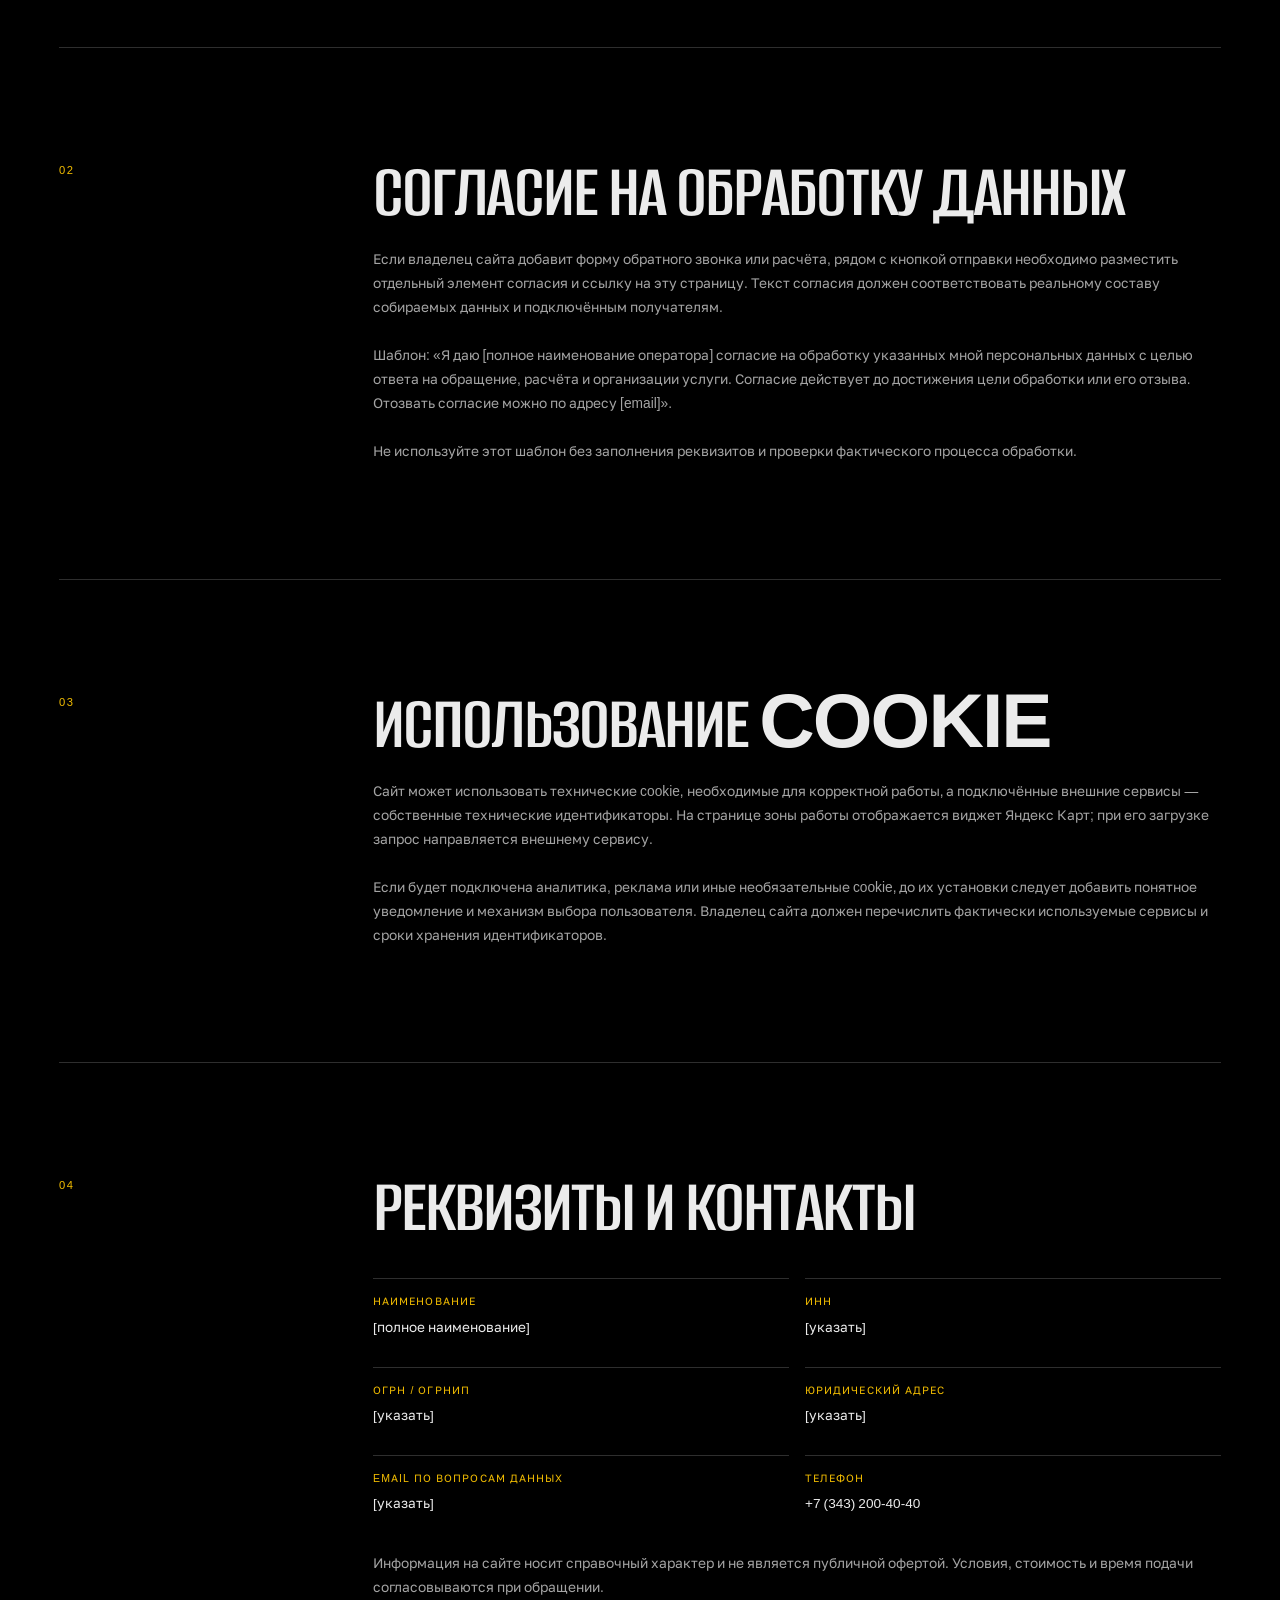
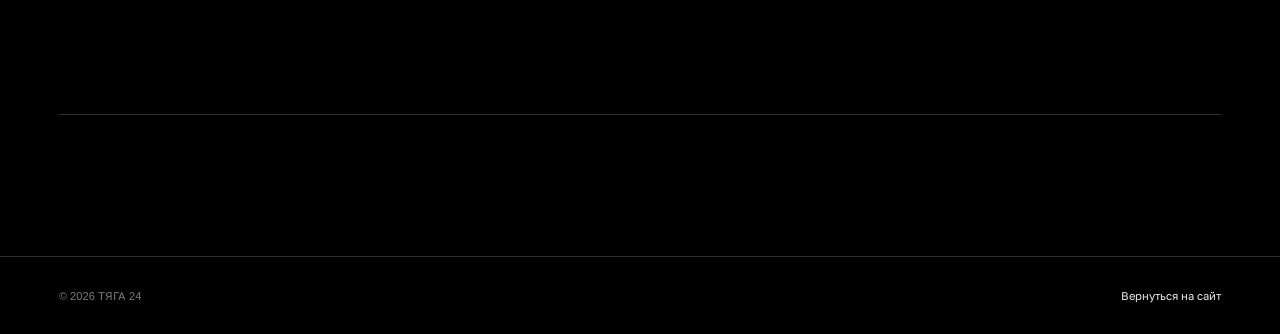
<file: legal.html>
<!doctype html>
<html lang="ru">
<head>
  <meta charset="utf-8">
  <meta name="viewport" content="width=device-width, initial-scale=1">
  <meta name="theme-color" content="#070808">
  <meta name="robots" content="noindex, nofollow">
  <title>Документы — ТЯГА 24</title>
  <link rel="preload" href="assets/fonts/alumni-sans-cyrillic.woff2" as="font" type="font/woff2" crossorigin>
  <link rel="preload" href="assets/fonts/golos-text-cyrillic.woff2" as="font" type="font/woff2" crossorigin>
  <link rel="stylesheet" href="styles.css">
</head>
<body class="legal-page">
  <a class="skip-link" href="#legal-main">Перейти к документам</a>
  <header class="legal-header section-shell">
    <a class="brand" href="index.html" aria-label="ТЯГА 24 — вернуться на главную">
      <span class="brand__mark" aria-hidden="true">Т</span>
      <span class="brand__name">ТЯГА <b>24</b></span>
    </a>
    <a class="legal-header__back" href="index.html">← На главную</a>
  </header>

  <main class="legal-main section-shell" id="legal-main">
    <header class="legal-hero">
      <p class="section-kicker">Документы сайта</p>
      <h1>ПРАВОВАЯ<br><span>ИНФОРМАЦИЯ</span></h1>
      <p>Рабочие шаблоны для заполнения владельцем сайта. До публикации замените все поля в квадратных скобках и согласуйте тексты с юристом.</p>
    </header>

    <nav class="legal-nav" aria-label="Разделы документов">
      <a href="#privacy">Политика конфиденциальности</a>
      <a href="#consent">Согласие на обработку данных</a>
      <a href="#cookies">Cookie</a>
      <a href="#details">Реквизиты</a>
    </nav>

    <section class="legal-section" id="privacy">
      <span>01</span>
      <div>
        <h2>Политика конфиденциальности</h2>
        <p><strong>Оператор:</strong> [полное наименование юридического лица или ФИО ИП], ИНН [указать], ОГРН/ОГРНИП [указать], адрес: [указать], электронная почта: [указать].</p>
        <p>Оператор обрабатывает персональные данные только при наличии законного основания и в объёме, необходимом для ответа на обращение, расчёта и оказания услуги. На текущей версии сайта нет формы отправки данных: обращение совершается по телефону или через подключённый владельцем канал связи.</p>
        <h3>Какие данные могут обрабатываться</h3>
        <ul>
          <li>имя и контактный номер, сообщённые пользователем при обращении;</li>
          <li>адрес подачи и доставки, сведения об автомобиле и обстоятельствах эвакуации;</li>
          <li>технические данные доступа, которые могут обрабатываться хостингом, картографическим виджетом или сервисом аналитики после их подключения.</li>
        </ul>
        <h3>Цели и сроки</h3>
        <p>Данные используются для связи с пользователем, расчёта стоимости, организации перевозки, исполнения договора и обязательных требований закона. Конкретные сроки хранения, порядок уничтожения, используемые информационные системы и меры защиты должен определить и указать оператор.</p>
        <h3>Права пользователя</h3>
        <p>Пользователь вправе запросить сведения об обработке, уточнение, блокирование или удаление данных, а также отозвать согласие, направив обращение на [email оператора] или по адресу [почтовый адрес].</p>
      </div>
    </section>

    <section class="legal-section" id="consent">
      <span>02</span>
      <div>
        <h2>Согласие на обработку данных</h2>
        <p>Если владелец сайта добавит форму обратного звонка или расчёта, рядом с кнопкой отправки необходимо разместить отдельный элемент согласия и ссылку на эту страницу. Текст согласия должен соответствовать реальному составу собираемых данных и подключённым получателям.</p>
        <p>Шаблон: «Я даю [полное наименование оператора] согласие на обработку указанных мной персональных данных с целью ответа на обращение, расчёта и организации услуги. Согласие действует до достижения цели обработки или его отзыва. Отозвать согласие можно по адресу [email]».</p>
        <p>Не используйте этот шаблон без заполнения реквизитов и проверки фактического процесса обработки.</p>
      </div>
    </section>

    <section class="legal-section" id="cookies">
      <span>03</span>
      <div>
        <h2>Использование cookie</h2>
        <p>Сайт может использовать технические cookie, необходимые для корректной работы, а подключённые внешние сервисы — собственные технические идентификаторы. На странице зоны работы отображается виджет Яндекс Карт; при его загрузке запрос направляется внешнему сервису.</p>
        <p>Если будет подключена аналитика, реклама или иные необязательные cookie, до их установки следует добавить понятное уведомление и механизм выбора пользователя. Владелец сайта должен перечислить фактически используемые сервисы и сроки хранения идентификаторов.</p>
      </div>
    </section>

    <section class="legal-section" id="details">
      <span>04</span>
      <div>
        <h2>Реквизиты и контакты</h2>
        <dl class="legal-details">
          <div><dt>Наименование</dt><dd>[полное наименование]</dd></div>
          <div><dt>ИНН</dt><dd>[указать]</dd></div>
          <div><dt>ОГРН / ОГРНИП</dt><dd>[указать]</dd></div>
          <div><dt>Юридический адрес</dt><dd>[указать]</dd></div>
          <div><dt>Email по вопросам данных</dt><dd>[указать]</dd></div>
          <div><dt>Телефон</dt><dd>+7 (343) 200-40-40</dd></div>
        </dl>
        <p>Информация на сайте носит справочный характер и не является публичной офертой. Условия, стоимость и время подачи согласовываются при обращении.</p>
      </div>
    </section>
  </main>

  <footer class="legal-footer section-shell"><span>© 2026 ТЯГА 24</span><a href="index.html">Вернуться на сайт</a></footer>
</body>
</html>
</file>
<file: styles.css>
@font-face {
  font-family: "Alumni Sans";
  src: url("assets/fonts/alumni-sans-cyrillic.woff2") format("woff2");
  font-style: normal;
  font-weight: 600 700;
  font-display: swap;
}

@font-face {
  font-family: "Golos Text";
  src: url("assets/fonts/golos-text-cyrillic.woff2") format("woff2");
  font-style: normal;
  font-weight: 400 600;
  font-display: swap;
}

:root {
  --void: oklch(0.075 0 0);
  --deep: oklch(0.045 0 0);
  --carbon: oklch(0.135 0 0);
  --steel: oklch(0.94 0 0);
  --smoke: oklch(0.72 0 0);
  --muted: oklch(0.58 0 0);
  --line: oklch(0.72 0 0 / 0.28);
  --yellow: oklch(0.82 0.17 88);
  --yellow-deep: oklch(0.69 0.15 78);
  --display: "Alumni Sans", "Arial Narrow", sans-serif;
  --body: "Golos Text", Arial, sans-serif;
  --edge: clamp(1.25rem, 4.6vw, 5.5rem);
  --content: 120rem;
  --space: clamp(7rem, 11vw, 13rem);
  --ease: cubic-bezier(0.16, 1, 0.3, 1);
  --radius: 0.75rem;
}

*, *::before, *::after { box-sizing: border-box; }

html { scroll-behavior: smooth; background: var(--deep); }

body {
  margin: 0;
  min-width: 20rem;
  overflow-x: clip;
  color: var(--steel);
  background: var(--void);
  font-family: var(--body);
  -webkit-font-smoothing: antialiased;
}

body.is-loading,
body.modal-open,
body.menu-open { overflow: hidden; }

/* Site intro */
.preloader {
  position: fixed;
  z-index: 500;
  inset: 0;
  display: grid;
  place-items: center;
  padding: clamp(1.5rem, 4vw, 4rem) var(--edge);
  color: var(--steel);
  background:
    linear-gradient(115deg, transparent 0 56%, oklch(0.82 0.17 88 / 0.06) 56.1% 57%, transparent 57.1%),
    var(--deep);
  isolation: isolate;
}

.preloader::before {
  content: "";
  position: absolute;
  z-index: -1;
  inset: 0;
  opacity: 0.055;
  background-image: url("data:image/svg+xml,%3Csvg viewBox='0 0 180 180' xmlns='http://www.w3.org/2000/svg'%3E%3Cfilter id='n'%3E%3CfeTurbulence type='fractalNoise' baseFrequency='.9' numOctaves='2' stitchTiles='stitch'/%3E%3C/filter%3E%3Crect width='100%25' height='100%25' filter='url(%23n)' opacity='.6'/%3E%3C/svg%3E");
}

.preloader__center { width: min(100%, 56rem); }
.preloader__brand { display: inline-flex; align-items: center; gap: 0.75rem; width: max-content; margin-bottom: clamp(1.5rem, 3vw, 2.6rem); }
.preloader__brand .brand__mark { width: 3.25rem; height: 3.25rem; font-size: 2rem; }
.preloader__brand .brand__name { font-size: clamp(1.8rem, 3vw, 2.6rem); }
.preloader__track { height: 2px; overflow: hidden; background: oklch(0.9 0 0 / 0.16); }
.preloader__track i { display: block; width: 100%; height: 100%; background: var(--yellow); transform: scaleX(0); transform-origin: left center; will-change: transform; }
.preloader__meta { display: flex; align-items: baseline; justify-content: space-between; gap: 2rem; margin-top: 0.85rem; }
.preloader__meta span { color: var(--smoke); font-size: 0.68rem; letter-spacing: 0.14em; text-transform: uppercase; }
.preloader__meta strong { color: var(--yellow); font-family: var(--display); font-size: clamp(2.2rem, 4vw, 3.6rem); font-weight: 600; letter-spacing: -0.03em; line-height: 0.8; font-variant-numeric: tabular-nums; }
.preloader.is-complete { visibility: hidden; pointer-events: none; }

img { display: block; max-width: 100%; }
a { color: inherit; text-decoration: none; }
button, input { font: inherit; }
h1, h2, h3, p, blockquote { margin: 0; }

::selection { color: var(--deep); background: var(--yellow); }

:focus-visible {
  outline: 2px solid var(--yellow);
  outline-offset: 5px;
}

.skip-link {
  position: fixed;
  z-index: 200;
  top: 1rem;
  left: 1rem;
  padding: 0.75rem 1rem;
  color: var(--deep);
  background: var(--yellow);
  transform: translateY(-180%);
  transition: transform 180ms ease;
}

.skip-link:focus { transform: translateY(0); }
.section-shell { width: min(100%, var(--content)); margin-inline: auto; padding-inline: var(--edge); }
.section-space { padding-block: var(--space); }
.visually-hidden { position: absolute; width: 1px; height: 1px; overflow: hidden; clip: rect(0 0 0 0); white-space: nowrap; }

.section-kicker {
  margin-bottom: 1.35rem;
  color: var(--yellow);
  font-size: 0.72rem;
  font-weight: 600;
  letter-spacing: 0.15em;
  text-transform: uppercase;
}

.section-title {
  display: flex;
  flex-direction: column;
  font-family: var(--display);
  font-size: clamp(5rem, 8.7vw, 10rem);
  font-weight: 600;
  letter-spacing: -0.03em;
  line-height: 0.72;
  text-wrap: balance;
}

.section-title span:nth-child(2) { color: var(--smoke); }

.button {
  display: inline-flex;
  align-items: center;
  justify-content: space-between;
  min-height: 3.75rem;
  gap: 1.5rem;
  padding: 0.45rem 0.5rem 0.45rem 1.55rem;
  border: 1px solid var(--line);
  border-radius: 999px;
  font-size: clamp(0.78rem, 0.85vw, 1rem);
  font-weight: 600;
  transition: color 300ms var(--ease), background 300ms var(--ease), border-color 300ms var(--ease), transform 300ms var(--ease);
}

.button i {
  display: grid;
  width: 2.75rem;
  height: 2.75rem;
  place-items: center;
  border-radius: 50%;
  font-style: normal;
  transition: transform 300ms var(--ease);
}

.button:hover { transform: translateY(-2px); }
.button:hover i { transform: translate(2px, -2px); }
.button--primary { border-color: var(--yellow); color: var(--deep); background: var(--yellow); }
.button--primary i { background: oklch(0.1 0 0 / 0.12); }
.button--primary:hover { background: oklch(0.87 0.16 88); }
.button--ghost { border-color: oklch(0.92 0 0 / 0.55); background: oklch(0.07 0 0 / 0.38); }
.button--ghost i { color: var(--deep); background: var(--steel); }
.button--ghost:hover { border-color: var(--yellow); color: var(--yellow); }

/* Header */
.site-header {
  position: absolute;
  z-index: 50;
  top: 0;
  left: 50%;
  display: grid;
  grid-template-columns: 1fr auto 1fr;
  width: min(100%, var(--content));
  align-items: center;
  gap: 2rem;
  padding: 1.75rem var(--edge);
  transform: translateX(-50%);
}

.brand { display: inline-flex; align-items: center; gap: 0.75rem; width: max-content; }
.brand__mark {
  display: grid;
  width: 2.75rem;
  height: 2.75rem;
  place-items: center;
  border: 1px solid var(--yellow);
  border-radius: 50%;
  color: var(--deep);
  background: var(--yellow);
  font-family: var(--display);
  font-size: 1.7rem;
  font-weight: 700;
}

.brand__name { font-family: var(--display); font-size: 1.55rem; font-weight: 700; letter-spacing: 0.02em; }
.brand__name b { color: var(--yellow); font-weight: 700; }
.desktop-nav { display: flex; justify-self: center; justify-content: center; gap: clamp(0.65rem, 1vw, 1.2rem); }
.desktop-nav a { color: oklch(0.96 0 0 / 0.78); font-size: clamp(0.66rem, 0.62vw, 0.78rem); white-space: nowrap; transition: color 220ms ease; }
.desktop-nav a:hover { color: var(--yellow); }
.header-contact { display: flex; justify-self: end; flex-direction: column; align-items: flex-end; gap: 0.3rem; }
.header-contact span { color: var(--yellow); font-size: 0.68rem; font-weight: 600; letter-spacing: 0.06em; text-transform: uppercase; }
.header-contact a { white-space: nowrap; font-size: clamp(0.85rem, 0.9vw, 1.08rem); font-weight: 600; }
.menu-toggle, .mobile-menu, .menu-backdrop { display: none; }

/* Hero */
.hero {
  position: relative;
  min-height: max(46rem, 100svh);
  overflow: hidden;
  background: var(--deep);
  isolation: isolate;
}

.hero__media, .hero__media picture, .hero__media img { position: absolute; inset: 0; width: 100%; height: 100%; }
.hero__media { z-index: -3; }
.hero__media img { object-fit: cover; object-position: center; }
.hero__veil {
  position: absolute;
  z-index: -2;
  inset: 0;
  background:
    linear-gradient(90deg, oklch(0.035 0 0 / 0.99) 0%, oklch(0.035 0 0 / 0.93) 27%, oklch(0.035 0 0 / 0.38) 56%, oklch(0.035 0 0 / 0.15) 76%),
    linear-gradient(180deg, oklch(0.03 0 0 / 0.72), transparent 30%, transparent 70%, oklch(0.03 0 0 / 0.88));
}

.hero__grain {
  position: absolute;
  z-index: -1;
  inset: 0;
  opacity: 0.08;
  background-image: url("data:image/svg+xml,%3Csvg viewBox='0 0 180 180' xmlns='http://www.w3.org/2000/svg'%3E%3Cfilter id='n'%3E%3CfeTurbulence type='fractalNoise' baseFrequency='.9' numOctaves='2' stitchTiles='stitch'/%3E%3C/filter%3E%3Crect width='100%25' height='100%25' filter='url(%23n)' opacity='.55'/%3E%3C/svg%3E");
  pointer-events: none;
}

.hero__content {
  position: relative;
  display: flex;
  min-height: max(46rem, 100svh);
  flex-direction: column;
  justify-content: flex-end;
  padding-top: 8rem;
  padding-bottom: clamp(7.5rem, 12vh, 9.5rem);
}

.hero__copy { position: relative; z-index: 2; width: min(44rem, 48vw); }
.eyebrow {
  display: inline-flex;
  align-items: center;
  margin-bottom: clamp(1.5rem, 3vh, 2.5rem);
  border: 1px solid oklch(0.82 0.17 88 / 0.48);
  border-radius: 999px;
  overflow: hidden;
  color: var(--steel);
  background: oklch(0.06 0 0 / 0.45);
  font-size: 0.72rem;
  letter-spacing: 0.08em;
  text-transform: uppercase;
}

.eyebrow span { padding: 0.7rem 0.8rem; color: var(--deep); background: var(--yellow); font-weight: 700; }
.eyebrow:not(span) { gap: 0.8rem; padding-right: 1rem; }
.hero h1 {
  display: flex;
  flex-direction: column;
  font-family: var(--display);
  font-size: clamp(5.3rem, 8vw, 9.5rem);
  font-weight: 600;
  letter-spacing: -0.035em;
  line-height: 0.72;
  text-wrap: balance;
}

.hero h1 span:last-child { color: var(--yellow); }
.hero__lead { max-width: 37rem; margin-top: clamp(1.8rem, 3vh, 2.7rem); color: oklch(0.92 0 0 / 0.76); font-size: clamp(0.9rem, 1vw, 1.15rem); line-height: 1.58; text-wrap: pretty; }
.hero__actions { display: flex; flex-wrap: wrap; gap: 0.75rem; margin-top: 2rem; }
.hero__facts {
  position: absolute;
  right: var(--edge);
  bottom: clamp(7.5rem, 12vh, 9.5rem);
  left: auto;
  display: grid;
  width: min(43rem, 44vw);
  grid-template-columns: repeat(2, 1fr);
  border: 1px solid oklch(0.92 0 0 / 0.26);
  border-radius: 0.82rem;
  background: linear-gradient(180deg, oklch(0.98 0 0 / 0.09), oklch(0.98 0 0 / 0.025));
  backdrop-filter: blur(18px) saturate(0.9);
}

.hero__facts article { display: grid; min-height: 7.2rem; grid-template-columns: 2rem 1fr; align-items: end; gap: 1rem; padding: 1.25rem; border-right: 1px solid var(--line); border-bottom: 1px solid var(--line); }
.hero__facts article:nth-child(2n) { border-right: 0; }
.hero__facts article:nth-last-child(-n+2) { border-bottom: 0; }
.hero__facts span { align-self: start; color: var(--yellow); font-size: 0.66rem; }
.hero__facts strong { font-family: var(--display); font-size: clamp(1.55rem, 1.8vw, 2.2rem); font-weight: 600; line-height: 0.88; }
.hero__status { position: absolute; right: 0; bottom: 2.2rem; left: 0; display: flex; align-items: center; gap: 1rem; color: oklch(0.9 0 0 / 0.48); font-size: 0.62rem; letter-spacing: 0.14em; }
.status-line { height: 1px; flex: 1; background: var(--line); }

/* Services */
.services { position: relative; height: 420vh; min-height: 190rem; background: var(--void); }
.services__sticky { position: sticky; top: 0; height: 100svh; min-height: 42rem; overflow: hidden; }
.services__intro { display: flex; height: 44%; align-items: flex-end; justify-content: space-between; padding-bottom: clamp(2rem, 4vh, 4rem); }
.services__intro .section-title { font-size: clamp(4.5rem, 7.2vw, 8.5rem); }
.scroll-hint { display: flex; align-items: center; gap: 1rem; color: var(--smoke); font-size: 0.7rem; letter-spacing: 0.12em; text-transform: uppercase; }
.scroll-hint b { display: grid; width: 2.9rem; height: 2.9rem; place-items: center; border: 1px solid var(--line); border-radius: 50%; color: var(--yellow); font-size: 1rem; }
.services__track { display: flex; width: max-content; gap: clamp(0.9rem, 1.2vw, 1.4rem); padding-inline: var(--edge); will-change: transform; }
.service-card { position: relative; width: min(49vw, 55rem); height: clamp(20rem, 48vh, 34rem); flex: 0 0 auto; overflow: hidden; border: 1px solid var(--line); border-radius: var(--radius); background: var(--carbon); cursor: pointer; isolation: isolate; }
.service-card img { position: absolute; z-index: -2; inset: 0; width: 100%; height: 100%; object-fit: cover; transition: transform 1.1s var(--ease), filter 1.1s var(--ease); }
.service-card--one img { object-position: 64% center; }
.service-card--two img { object-position: 48% center; transform: scale(1.04); }
.service-card--three img { object-position: 78% center; filter: saturate(0.72) contrast(1.08); }
.service-card--four img { object-position: 32% center; filter: saturate(0.45); }
.service-card--five img { object-position: 54% 68%; filter: brightness(0.72) contrast(1.15); }
.service-card--six img { object-position: 92% center; filter: saturate(0.8); }
.service-card:hover img { transform: scale(1.075); }
.service-card__shade { position: absolute; z-index: -1; inset: 0; background: linear-gradient(180deg, oklch(0.03 0 0 / 0.1) 20%, oklch(0.03 0 0 / 0.92) 92%), linear-gradient(90deg, oklch(0.03 0 0 / 0.58), transparent 60%); }
.service-card__index { position: absolute; top: 1.4rem; left: 1.4rem; font-size: 0.7rem; letter-spacing: 0.12em; }
.service-card__body { position: absolute; right: 7.2rem; bottom: 1.6rem; left: 1.4rem; transition: transform 500ms var(--ease); }
.service-card__body h3 { max-width: 41rem; font-family: var(--display); font-size: clamp(2.8rem, 4.3vw, 5rem); font-weight: 600; letter-spacing: -0.025em; line-height: 0.82; text-wrap: balance; }
.service-card__body p { max-width: 26rem; margin-top: 0.8rem; color: var(--smoke); font-size: clamp(0.78rem, 0.85vw, 0.98rem); line-height: 1.45; }
.service-card__open { position: absolute; right: 1.4rem; bottom: 1.4rem; display: grid; min-width: 5.2rem; height: 3rem; padding-inline: 1rem; place-items: center; border-radius: 999px; color: var(--deep); background: var(--yellow); font-size: 0.7rem; font-weight: 600; letter-spacing: 0.04em; text-transform: uppercase; transition: transform 350ms var(--ease), background 250ms ease; }
.service-card:hover .service-card__body { transform: translateY(-0.35rem); }
.service-card__open:hover { background: oklch(0.88 0.16 88); transform: translate(0.2rem, -0.2rem); }

/* Service dialog */
.service-modal {
  position: fixed;
  width: min(78rem, calc(100% - 2rem));
  max-height: min(52rem, calc(100dvh - 2rem));
  margin: auto;
  padding: 0;
  overflow: auto;
  border: 1px solid var(--line);
  border-radius: var(--radius);
  color: var(--steel);
  background: var(--deep);
  box-shadow: 0 2rem 8rem oklch(0 0 0 / 0.65);
}
.service-modal[open] { display: grid; grid-template-columns: minmax(18rem, 0.9fr) minmax(24rem, 1.1fr); }
.service-modal::backdrop { background: oklch(0.015 0 0 / 0.84); backdrop-filter: blur(5px); }
.service-modal__close { position: absolute; z-index: 3; top: 1rem; right: 1rem; display: grid; width: 2.8rem; height: 2.8rem; padding: 0; place-items: center; border: 1px solid var(--line); border-radius: 50%; color: var(--steel); background: oklch(0.04 0 0 / 0.76); font-size: 1.35rem; cursor: pointer; }
.service-modal__visual { position: sticky; top: 0; min-height: 100%; overflow: hidden; }
.service-modal__visual::after { content: ""; position: absolute; inset: 0; background: linear-gradient(180deg, transparent 40%, oklch(0.03 0 0 / 0.7)); }
.service-modal__visual img { width: 100%; height: 100%; min-height: 40rem; object-fit: cover; }
.service-modal__content { padding: clamp(2rem, 4.5vw, 5rem); }
.service-modal__index { color: var(--yellow); font-size: 0.68rem; letter-spacing: 0.14em; text-transform: uppercase; }
.service-modal h2 { margin-top: 1.2rem; font-family: var(--display); font-size: clamp(4rem, 6vw, 7rem); font-weight: 600; letter-spacing: -0.035em; line-height: 0.76; text-transform: uppercase; }
.service-modal__content > p { max-width: 38rem; margin-top: 1.7rem; color: var(--smoke); font-size: 0.88rem; line-height: 1.6; }
.service-modal__details { display: grid; grid-template-columns: 1.1fr 0.9fr; gap: 2rem; margin-top: 3rem; padding-top: 1.5rem; border-top: 1px solid var(--line); }
.service-modal__details > div > span { color: var(--yellow); font-size: 0.66rem; letter-spacing: 0.12em; text-transform: uppercase; }
.service-modal__details ol { display: grid; gap: 0.7rem; margin: 1.2rem 0 0; padding-left: 1.2rem; color: var(--steel); font-size: 0.8rem; line-height: 1.45; }
.service-modal__details strong { display: block; margin-top: 1.2rem; font-family: var(--display); font-size: 2.2rem; font-weight: 600; text-transform: uppercase; }
.service-modal__details p { margin-top: 0.7rem; color: var(--smoke); font-size: 0.76rem; line-height: 1.5; }
.service-modal__actions { display: flex; flex-wrap: wrap; gap: 0.7rem; margin-top: 3rem; }

/* Prices */
.prices { position: relative; background: var(--steel); color: var(--deep); }
.prices__head { display: grid; grid-template-columns: 1.25fr 0.75fr; gap: 3rem; align-items: end; }
.prices__head .section-kicker { grid-column: 1 / -1; color: oklch(0.47 0.14 78); }
.prices__head .section-title span:nth-child(2) { color: oklch(0.35 0 0); }
.prices__head > p:last-child { max-width: 30rem; padding-bottom: 0.7rem; color: oklch(0.29 0 0); line-height: 1.6; }
.prices__stage { display: grid; grid-template-columns: 1.45fr 0.55fr; gap: clamp(3rem, 8vw, 9rem); margin-top: clamp(4rem, 8vw, 9rem); }
.price-stack { border-top: 1px solid oklch(0.18 0 0 / 0.5); }
.price-row { display: grid; grid-template-columns: 2.5rem 1.1fr 1fr max-content; align-items: center; gap: clamp(1rem, 2vw, 2rem); min-height: clamp(8rem, 10vw, 11rem); border-bottom: 1px solid oklch(0.18 0 0 / 0.5); opacity: 0.22; transform: translateY(2.5rem); }
.price-row > span { align-self: start; padding-top: 1.3rem; color: oklch(0.48 0 0); font-size: 0.68rem; }
.price-row h3 { font-family: var(--display); font-size: clamp(2.4rem, 3.4vw, 4.2rem); font-weight: 600; line-height: 0.85; }
.price-row p { color: oklch(0.35 0 0); font-size: 0.82rem; line-height: 1.5; }
.price-row strong { color: oklch(0.45 0 0); font-size: 0.68rem; letter-spacing: 0.1em; }
.price-aside { align-self: start; position: sticky; top: 8rem; }
.price-aside p { max-width: 24rem; margin-bottom: 2rem; color: oklch(0.3 0 0); font-size: 0.88rem; line-height: 1.6; }
.price-aside .button { width: 100%; border-color: var(--deep); background: var(--deep); color: var(--steel); }
.price-aside .button i { color: var(--deep); background: var(--yellow); }

/* Fleet */
.fleet { background: var(--deep); }
.fleet__intro, .coverage__head, .reviews__head { display: grid; grid-template-columns: 1.35fr 0.65fr; gap: 3rem; align-items: end; }
.fleet__intro > p, .coverage__head > p, .reviews__head > p { max-width: 29rem; padding-bottom: 0.75rem; color: var(--smoke); line-height: 1.6; }
.fleet__grid { display: grid; grid-template-columns: repeat(2, 1fr); gap: 1rem; margin-top: clamp(4rem, 8vw, 9rem); }
.fleet-card { position: relative; min-height: clamp(25rem, 42vw, 38rem); overflow: hidden; border: 1px solid var(--line); border-radius: var(--radius); background: var(--carbon); }
.fleet-card--wide { grid-column: 1 / -1; min-height: clamp(28rem, 46vw, 45rem); }
.fleet-card img { position: absolute; inset: 0; width: 100%; height: 100%; object-fit: cover; filter: saturate(0.65) brightness(0.78); transition: transform 1.1s var(--ease), filter 1.1s var(--ease); }
.fleet-card--wide img { object-position: center 50%; }
.fleet-card:nth-child(2) img { object-position: 85% center; }
.fleet-card:nth-child(3) img { object-position: 42% center; }
.fleet-card::after { content: ""; position: absolute; inset: 0; background: linear-gradient(180deg, transparent 34%, oklch(0.035 0 0 / 0.94)); }
.fleet-card > div { position: absolute; z-index: 1; right: 1.5rem; bottom: 1.7rem; left: 1.5rem; }
.fleet-card span { color: var(--yellow); font-size: 0.68rem; letter-spacing: 0.13em; }
.fleet-card h3 { margin-top: 0.8rem; font-family: var(--display); font-size: clamp(3rem, 5vw, 6rem); font-weight: 600; line-height: 0.82; }
.fleet-card p { max-width: 30rem; margin-top: 0.9rem; color: var(--smoke); font-size: 0.85rem; line-height: 1.55; }
.fleet-card:hover img { transform: scale(1.04); filter: saturate(0.85) brightness(0.88); }

/* Process */
.process { height: 500vh; min-height: 220rem; background: var(--void); }
.process__sticky { position: sticky; top: 0; height: 100svh; min-height: 43rem; overflow: hidden; padding-top: clamp(4.5rem, 9vh, 7rem); padding-bottom: clamp(3rem, 6vh, 5rem); }
.process__head .section-title { font-size: clamp(4.2rem, 7vw, 8rem); }
.process__scene { position: relative; display: grid; height: 52%; grid-template-columns: 0.85fr 1.15fr; align-items: center; margin-top: 3vh; border-top: 1px solid var(--line); }
.process__number { position: relative; top: clamp(2rem, 5vh, 3.5rem); max-width: 100%; overflow: hidden; padding-block: 0.12em 0.06em; color: oklch(0.82 0.17 88 / 0.18); font-family: var(--display); font-size: clamp(13rem, 24vw, 30rem); font-weight: 600; line-height: 0.92; letter-spacing: 0.025em; white-space: nowrap; }
.route-line { position: absolute; top: 50%; left: 43%; width: 1px; height: 70%; background: var(--line); transform: translateY(-50%); }
.route-line span { position: absolute; top: 0; left: 50%; width: 0.65rem; height: 0.65rem; border-radius: 50%; background: var(--yellow); box-shadow: 0 0 0 0.5rem oklch(0.82 0.17 88 / 0.12); transform: translate(-50%, -50%); }
.process__steps { position: relative; height: 100%; overflow: hidden; }
.process-step { position: absolute; top: 50%; left: 10%; width: min(100%, 40rem); visibility: hidden; opacity: 0; translate: 0 -50%; transform: translateY(3rem); }
.process-step.is-active { visibility: visible; opacity: 1; translate: 0 -50%; transform: translateY(0); }
.process-step > span { color: var(--yellow); font-size: 0.7rem; letter-spacing: 0.14em; text-transform: uppercase; }
.process-step h3 { margin-top: 1.5rem; font-family: var(--display); font-size: clamp(3.2rem, 5.4vw, 6.3rem); font-weight: 600; letter-spacing: -0.025em; line-height: 0.82; text-wrap: balance; }
.process-step p { max-width: 30rem; margin-top: 1.5rem; color: var(--smoke); font-size: clamp(0.85rem, 0.95vw, 1rem); line-height: 1.6; }

/* Advantages */
.advantages { position: relative; overflow: hidden; background: var(--deep); isolation: isolate; }
.advantages::before { content: ""; position: absolute; z-index: -2; inset: 0; background: url("assets/advantages-road-v2.webp") 62% center/cover no-repeat; filter: saturate(1.06) brightness(1.04) contrast(1.04); transform: scale(1.015); }
.advantages::after { content: ""; position: absolute; z-index: -1; inset: 0; background: oklch(0.025 0 0 / 0.62); }
.advantages__grid { position: relative; z-index: 1; display: grid; grid-template-columns: repeat(12, 1fr); gap: 1rem; }
.advantages article { min-height: clamp(18rem, 24vw, 26rem); padding: 1.5rem; border: 1px solid oklch(0.92 0 0 / 0.38); border-radius: var(--radius); background: oklch(0.045 0 0 / 0.58); }
.advantages article:nth-child(1), .advantages article:nth-child(5) { grid-column: span 5; }
.advantages article:nth-child(2), .advantages article:nth-child(4) { grid-column: span 7; }
.advantages article:nth-child(3), .advantages article:nth-child(6) { grid-column: span 6; }
.advantages article:nth-child(3) { grid-column: 1 / span 6; }
.advantages article:nth-child(4) { grid-column: 7 / span 6; }
.advantages article:nth-child(5) { grid-column: span 7; }
.advantages article:nth-child(6) { grid-column: span 5; }
.advantages article { display: flex; flex-direction: column; justify-content: space-between; }
.advantages article > span { color: var(--yellow); font-size: 0.7rem; }
.advantages h3 { max-width: 34rem; margin-top: auto; font-family: var(--display); font-size: clamp(3rem, 4.5vw, 5.4rem); font-weight: 600; line-height: 0.82; }
.advantages article:first-child h3 { position: relative; top: 0.38rem; }
.advantages p { max-width: 26rem; margin-top: 1.2rem; color: var(--smoke); font-size: 0.85rem; line-height: 1.55; }

/* Coverage */
.coverage { background: var(--void); }
.map-actions { display: flex; justify-content: flex-end; margin-top: clamp(4rem, 8vw, 9rem); }
.map-actions a { display: inline-flex; min-height: 3.6rem; align-items: center; gap: 2.5rem; padding: 0.55rem 0.6rem 0.55rem 1.35rem; border-radius: 999px; color: var(--deep); background: var(--steel); font-size: 0.78rem; font-weight: 600; transition: transform 220ms var(--ease), background 220ms ease; }
.map-actions i { display: grid; width: 2.5rem; height: 2.5rem; place-items: center; border-radius: 50%; background: var(--yellow); font-style: normal; }
.map-actions a:hover { background: white; transform: translateY(-2px); }
.map-placeholder { position: relative; min-height: min(39rem, 68vw); margin-top: 0.85rem; overflow: hidden; border: 1px solid var(--line); border-radius: var(--radius); background: oklch(0.11 0.004 230); isolation: isolate; pointer-events: none; }
.map-frame { position: absolute; inset: 0; width: 100%; height: 100%; border: 0; filter: grayscale(1) invert(0.89) contrast(1.2) brightness(0.58); pointer-events: none; }
.map-placeholder::before { content: ""; position: absolute; z-index: 1; inset: 0; background: radial-gradient(circle at 52% 51%, transparent 0 14%, oklch(0.04 0 0 / 0.28) 55%, oklch(0.04 0 0 / 0.72)); pointer-events: none; }
.map-radius { position: absolute; z-index: 2; top: 51%; left: 52%; border: 1px solid oklch(0.82 0.17 88 / 0.28); border-radius: 50%; transform: translate(-50%, -50%); }
.map-radius--one { width: 18rem; height: 18rem; }
.map-radius--two { width: 31rem; height: 31rem; border-style: dashed; }
.map-pin { position: absolute; z-index: 3; top: 51%; left: 52%; display: grid; transform: translate(-50%, -50%); text-align: center; }
.map-pin strong { font-family: var(--display); font-size: clamp(2rem, 3vw, 3.4rem); font-weight: 600; }
.map-pin span { color: var(--smoke); font-size: 0.68rem; letter-spacing: 0.12em; text-transform: uppercase; }

/* Reviews */
.reviews { background: var(--steel); color: var(--deep); }
.reviews__head .section-title span:nth-child(2) { color: oklch(0.4 0 0); }
.reviews__head > p { color: oklch(0.35 0 0); }
.reviews__grid { display: grid; grid-template-columns: repeat(3, 1fr); gap: clamp(1.2rem, 3vw, 3.5rem); margin-top: clamp(4rem, 8vw, 9rem); }
.reviews__grid article { display: flex; min-height: 23rem; flex-direction: column; padding-block: 1.3rem; border-top: 1px solid oklch(0.2 0 0 / 0.48); }
.stars { color: oklch(0.55 0.13 78); font-size: 0.75rem; letter-spacing: 0.2em; }
.reviews blockquote { margin-top: 3rem; font-family: var(--display); font-size: clamp(2rem, 2.7vw, 3.1rem); font-weight: 600; line-height: 1; }
.reviews footer { display: flex; flex-direction: column; gap: 0.35rem; margin-top: auto; padding-top: 2rem; }
.reviews footer strong { font-size: 0.8rem; }
.reviews footer span { color: oklch(0.42 0 0); font-size: 0.72rem; }

/* Final CTA */
.final-cta { position: relative; min-height: 100svh; overflow: hidden; background: var(--deep); isolation: isolate; }
.final-cta__media { position: absolute; z-index: -2; inset: 0; }
.final-cta__media picture, .final-cta__media img { width: 100%; height: 100%; }
.final-cta__media img { object-fit: cover; object-position: center; filter: saturate(0.86) brightness(0.78); }
.final-cta::after { content: ""; position: absolute; z-index: -1; inset: 0; background: linear-gradient(90deg, oklch(0.025 0 0 / 0.94) 0%, oklch(0.025 0 0 / 0.75) 34%, oklch(0.025 0 0 / 0.16) 69%, oklch(0.025 0 0 / 0.25)), linear-gradient(180deg, oklch(0.025 0 0 / 0.38), transparent 52%, oklch(0.025 0 0 / 0.7)); }
.final-cta__content { display: flex; min-height: 100svh; flex-direction: column; align-items: flex-start; justify-content: center; padding-top: 6rem; padding-bottom: 5rem; }
.final-cta h2 { display: flex; max-width: 58rem; flex-direction: column; font-family: var(--display); font-size: clamp(5rem, 8.2vw, 9.4rem); font-weight: 600; letter-spacing: -0.035em; line-height: 0.72; }
.final-cta h2 span:last-child { color: var(--yellow); }
.final-cta__content > p:not(.section-kicker) { max-width: 36rem; margin-top: 2.4rem; color: var(--smoke); font-size: clamp(0.88rem, 1vw, 1.1rem); line-height: 1.6; }
.final-cta__phone { margin-top: 2.1rem; font-family: var(--display); font-size: clamp(3rem, 5.2vw, 6rem); font-weight: 600; line-height: 1; transition: color 220ms ease; }
.final-cta__phone:hover { color: var(--yellow); }
.final-cta__meta { display: grid; width: min(100%, 38rem); grid-template-columns: repeat(2, 1fr); gap: 1rem; margin: 2rem 0 0; }
.final-cta__meta div { padding-top: 0.9rem; border-top: 1px solid var(--line); }
.final-cta__meta dt { color: var(--muted); font-size: 0.66rem; letter-spacing: 0.1em; text-transform: uppercase; }
.final-cta__meta dd { margin: 0.5rem 0 0; font-family: var(--display); font-size: 1.8rem; font-weight: 600; text-transform: uppercase; }
.final-cta__actions { display: flex; flex-wrap: wrap; gap: 0.75rem; margin-top: 2rem; }

/* Footer */
.footer { padding-top: clamp(5rem, 10vw, 10rem); padding-bottom: 2rem; background: var(--deep); }
.footer__brand { display: flex; overflow: visible; align-items: center; justify-content: center; gap: 0.045em; padding-top: 0.12em; color: oklch(0.9 0 0 / 0.07); font-family: var(--display); font-size: clamp(8rem, 20vw, 24rem); font-weight: 600; letter-spacing: -0.035em; line-height: 0.84; white-space: nowrap; text-align: center; }
.footer__brand span:last-child { position: relative; top: 0.015em; font-size: 0.82em; letter-spacing: -0.015em; }
.footer__grid { display: grid; grid-template-columns: repeat(4, 1fr); gap: 2rem; margin-top: clamp(5rem, 9vw, 9rem); }
.footer__grid > div { display: flex; min-height: 10rem; flex-direction: column; gap: 0.6rem; padding-top: 1.2rem; border-top: 1px solid var(--line); }
.footer__grid span { color: var(--yellow); font-size: 0.68rem; letter-spacing: 0.12em; text-transform: uppercase; }
.footer__grid a, .footer__grid strong { font-size: clamp(0.9rem, 1vw, 1.1rem); font-weight: 500; }
.footer__grid small, .footer__documents a { color: var(--smoke); font-size: 0.75rem; line-height: 1.5; }
.footer__documents a { width: max-content; max-width: 100%; transition: color 180ms ease; }
.footer__documents a:hover { color: var(--yellow); }
.footer__notice { margin-top: 3rem; color: var(--muted); font-size: 0.68rem; line-height: 1.6; }
.footer__bottom { display: flex; flex-wrap: wrap; justify-content: space-between; margin-top: 5rem; padding-top: 1.2rem; border-top: 1px solid var(--line); color: var(--muted); font-size: 0.68rem; }
.footer__bottom span:last-child { color: var(--steel); }

/* Legal page */
.legal-page { background: var(--deep); }
.legal-header { display: flex; align-items: center; justify-content: space-between; padding-top: 1.75rem; padding-bottom: 1.75rem; }
.legal-header__back { color: var(--smoke); font-size: 0.78rem; transition: color 180ms ease; }
.legal-header__back:hover { color: var(--yellow); }
.legal-main { padding-top: clamp(5rem, 9vw, 10rem); padding-bottom: var(--space); }
.legal-hero { display: grid; grid-template-columns: 1.3fr 0.7fr; gap: 3rem; align-items: end; }
.legal-hero .section-kicker { grid-column: 1 / -1; }
.legal-hero h1 { display: flex; flex-direction: column; font-family: var(--display); font-size: clamp(5rem, 10vw, 11rem); font-weight: 600; letter-spacing: -0.04em; line-height: 0.7; }
.legal-hero h1 span { color: var(--yellow); }
.legal-hero > p:last-child { max-width: 32rem; padding-bottom: 0.8rem; color: var(--smoke); line-height: 1.65; }
.legal-nav { display: grid; grid-template-columns: repeat(4, 1fr); gap: 1px; margin-top: clamp(4rem, 7vw, 8rem); border: 1px solid var(--line); background: var(--line); }
.legal-nav a { min-height: 5rem; padding: 1.2rem; color: var(--smoke); background: var(--deep); font-size: 0.75rem; line-height: 1.45; transition: color 180ms ease, background 180ms ease; }
.legal-nav a:hover { color: var(--deep); background: var(--yellow); }
.legal-section { display: grid; grid-template-columns: minmax(5rem, 0.28fr) 1fr; gap: clamp(2rem, 6vw, 7rem); padding-block: clamp(5rem, 9vw, 9rem); border-bottom: 1px solid var(--line); }
.legal-section > span { color: var(--yellow); font-size: 0.7rem; letter-spacing: 0.14em; }
.legal-section > div { max-width: 64rem; }
.legal-section h2 { font-family: var(--display); font-size: clamp(3.6rem, 6vw, 6.8rem); font-weight: 600; letter-spacing: -0.025em; line-height: 0.78; text-transform: uppercase; }
.legal-section h3 { margin: 2.5rem 0 0.9rem; font-family: var(--display); font-size: 2rem; font-weight: 600; text-transform: uppercase; }
.legal-section p, .legal-section li { color: var(--smoke); font-size: 0.86rem; line-height: 1.75; }
.legal-section p { margin-top: 1.5rem; }
.legal-section p strong { color: var(--steel); }
.legal-section ul { display: grid; gap: 0.65rem; padding-left: 1.2rem; }
.legal-details { display: grid; grid-template-columns: repeat(2, 1fr); gap: 1rem; margin: 2.5rem 0 0; }
.legal-details div { padding: 1rem 0; border-top: 1px solid var(--line); }
.legal-details dt { color: var(--yellow); font-size: 0.66rem; letter-spacing: 0.1em; text-transform: uppercase; }
.legal-details dd { margin: 0.7rem 0 0; color: var(--steel); font-size: 0.85rem; }
.legal-footer { display: flex; justify-content: space-between; padding-top: 2rem; padding-bottom: 2rem; border-top: 1px solid var(--line); color: var(--muted); font-size: 0.7rem; }
.legal-footer a { color: var(--steel); }

@media (max-width: 1100px) {
  .site-header { right: 0; left: 0; grid-template-columns: 1fr auto auto; margin-inline: auto; transform: none; }
  .desktop-nav { display: none; }
  .header-contact span { display: none; }
  .menu-toggle { position: relative; z-index: 4; display: grid; width: 2.75rem; height: 2.75rem; padding: 0; place-content: center; gap: 0.3rem; border: 1px solid var(--line); border-radius: 50%; color: inherit; background: oklch(0.04 0 0 / 0.52); cursor: pointer; }
  .menu-toggle span { width: 1rem; height: 1px; background: currentColor; transform-origin: center; transition: transform 300ms var(--ease), opacity 180ms ease; }
  .menu-toggle[aria-expanded="true"] span:first-child { transform: translateY(0.31rem) rotate(45deg); }
  .menu-toggle[aria-expanded="true"] span:nth-child(2) { opacity: 0; transform: scaleX(0); }
  .menu-toggle[aria-expanded="true"] span:last-child { transform: translateY(-0.31rem) rotate(-45deg); }
  .menu-backdrop { position: fixed; z-index: 1; inset: 0; display: block; visibility: hidden; background: oklch(0.02 0 0 / 0.74); opacity: 0; pointer-events: none; transition: opacity 360ms ease, visibility 0s linear 360ms; }
  .mobile-menu { position: fixed; z-index: 3; top: 0; right: 0; bottom: 0; display: flex; visibility: hidden; width: min(88vw, 24rem); flex-direction: column; overflow-y: auto; padding: 6.8rem 1.4rem 2rem; border-left: 1px solid var(--line); background: oklch(0.045 0 0 / 0.985); box-shadow: -2rem 0 5rem oklch(0 0 0 / 0.34); transform: translateX(104%); transition: transform 480ms var(--ease), visibility 0s linear 480ms; }
  .mobile-menu::before { content: "Навигация"; padding: 0 0.5rem 1.25rem; color: var(--yellow); font-size: 0.66rem; font-weight: 600; letter-spacing: 0.15em; text-transform: uppercase; }
  .mobile-menu a { display: flex; min-height: 3.75rem; align-items: center; padding: 1rem 0.5rem; border-bottom: 1px solid var(--line); font-family: var(--display); font-size: 1.65rem; font-weight: 600; line-height: 1; text-transform: uppercase; }
  .mobile-menu__phone { color: var(--yellow); border-bottom: 0 !important; font-weight: 600; }
  body.menu-open .menu-backdrop { visibility: visible; opacity: 1; pointer-events: auto; transition-delay: 0s; }
  body.menu-open .mobile-menu { visibility: visible; transform: translateX(0); transition-delay: 0s; }
  .hero__copy { width: min(40rem, 56vw); }
  .hero__facts { right: var(--edge); left: auto; width: min(35rem, 40vw); }
  .services { height: 400vh; }
  .service-card { width: min(62vw, 46rem); }
  .prices__head, .fleet__intro, .coverage__head, .reviews__head { grid-template-columns: 1fr; }
  .prices__head .section-kicker { grid-column: auto; }
  .prices__stage { grid-template-columns: 1fr; }
  .price-aside { position: static; }
  .price-aside .button { width: max-content; max-width: 100%; }
  .process__scene { grid-template-columns: 0.72fr 1.28fr; }
  .reviews__grid { grid-template-columns: 1fr; }
  .reviews__grid article { min-height: 18rem; }
  .final-cta__phone { font-size: clamp(2.7rem, 4.9vw, 4.4rem); }
  .footer__grid { grid-template-columns: repeat(2, 1fr); }
}

@media (max-width: 767px) {
  :root { --edge: clamp(1.1rem, 5vw, 1.6rem); --space: clamp(6rem, 24vw, 9rem); }
  .section-title { font-size: clamp(4rem, 18vw, 6.3rem); line-height: 0.74; }
  .preloader { padding-block: 1.4rem; }
  .preloader__brand .brand__mark { width: 2.75rem; height: 2.75rem; font-size: 1.65rem; }
  .preloader__brand .brand__name { font-size: 1.65rem; }
  .preloader__meta strong { font-size: 2.6rem; }
  .site-header { position: absolute; gap: 0.65rem; padding-top: 1.15rem; padding-bottom: 1.15rem; }
  .brand { gap: 0.5rem; }
  .brand__mark { width: 2.35rem; height: 2.35rem; font-size: 1.35rem; }
  .brand__name { font-size: 1.25rem; }
  .header-contact a { font-size: 0; }
  .header-contact a::after { content: "Позвонить"; display: grid; min-width: 4.7rem; height: 2.4rem; place-items: center; border: 1px solid var(--line); border-radius: 999px; color: var(--steel); font-size: 0.72rem; }
  .menu-toggle { width: 2.4rem; height: 2.4rem; }
  .hero { min-height: max(54rem, 100svh); }
  .hero__media { top: 0; height: 100%; }
  .hero__media img { object-position: center bottom; filter: saturate(0.88) brightness(0.78); }
  .hero__veil { background: linear-gradient(180deg, oklch(0.025 0 0 / 0.98) 0 17%, oklch(0.025 0 0 / 0.78) 39%, oklch(0.025 0 0 / 0.32) 64%, oklch(0.025 0 0 / 0.9) 100%), linear-gradient(90deg, oklch(0.025 0 0 / 0.65), transparent 88%); }
  .hero__content { min-height: max(54rem, 100svh); justify-content: flex-end; padding-top: 8rem; padding-bottom: 4.5rem; }
  .hero__copy { width: 100%; }
  .eyebrow { display: none; }
  .hero h1 { font-size: clamp(4.05rem, 18.4vw, 5.25rem); line-height: 0.75; }
  .hero__lead { max-width: 22rem; margin-top: 1.5rem; font-size: 0.83rem; }
  .hero__actions { display: grid; gap: 0.7rem; margin-top: 1.8rem; }
  .hero__actions .button { width: 100%; }
  .hero__actions .button { min-height: 3.3rem; padding-left: 1.1rem; }
  .hero__actions .button i { width: 2.35rem; height: 2.35rem; }
  .hero__facts { display: none; }
  .hero__status { bottom: 1.35rem; }
  .hero__status span:nth-last-child(-n+2) { display: none; }

  .services { height: auto; min-height: 0; padding-block: var(--space); }
  .services__sticky { position: relative; height: auto; min-height: 0; overflow: visible; }
  .services__intro { height: auto; align-items: end; padding-bottom: 3rem; }
  .services__intro .section-title { font-size: clamp(4rem, 17vw, 5.6rem); }
  .scroll-hint { display: none; }
  .services__track { width: auto; gap: 0.8rem; overflow-x: auto; overscroll-behavior-inline: contain; padding-right: var(--edge); padding-bottom: 1rem; scroll-padding-inline: var(--edge); scroll-snap-type: x mandatory; scrollbar-width: none; }
  .services__track::-webkit-scrollbar { display: none; }
  .service-card { width: 84vw; height: 29rem; scroll-snap-align: start; }
  .service-card__body { right: 6.9rem; }
  .service-card__body h3 { font-size: clamp(2.8rem, 12vw, 3.8rem); }
  .service-modal[open] { grid-template-columns: 1fr; }
  .service-modal__visual { position: relative; min-height: 17rem; }
  .service-modal__visual img { min-height: 17rem; max-height: 17rem; }
  .service-modal__content { padding: 1.5rem; }
  .service-modal h2 { font-size: clamp(3.6rem, 16vw, 5.2rem); }
  .service-modal__details { grid-template-columns: 1fr; }
  .service-modal__actions .button { width: 100%; }

  .prices__head > p:last-child, .fleet__intro > p, .coverage__head > p, .reviews__head > p { font-size: 0.84rem; }
  .price-row { grid-template-columns: 1.6rem 1fr; min-height: 10.5rem; column-gap: 0.7rem; opacity: 1; transform: none; }
  .price-row h3 { font-size: clamp(2.5rem, 12vw, 3.4rem); }
  .price-row p { grid-column: 2; }
  .price-row strong { grid-column: 2; padding-bottom: 1rem; }
  .price-row > span { grid-row: 1 / 4; height: 100%; padding-top: 1.3rem; border-right: 1px solid oklch(0.18 0 0 / 0.35); }
  .price-aside .button { width: 100%; }

  .fleet__grid { grid-template-columns: 1fr; }
  .fleet-card--wide { grid-column: auto; }
  .fleet-card, .fleet-card--wide { min-height: 31rem; }
  .fleet-card h3 { font-size: clamp(3.2rem, 14vw, 4.5rem); }

  .process { height: auto; min-height: 0; padding-block: var(--space); }
  .process__sticky { position: relative; height: auto; min-height: 0; overflow: visible; padding-top: 0; padding-bottom: 0; }
  .process__head .section-title { font-size: clamp(3.7rem, 16vw, 5.3rem); }
  .process__scene { display: block; height: auto; margin-top: 3rem; }
  .process__number { display: none; }
  .route-line { top: 2.8rem; bottom: 2rem; left: 0.4rem; width: 1px; height: auto; transform: none; }
  .route-line span { display: none; }
  .process__steps { height: auto; }
  .process-step, .process-step.is-active { position: relative; top: auto; left: auto; width: auto; visibility: visible; min-height: 20rem; padding: 3.6rem 0 3.6rem 2rem; border-bottom: 1px solid var(--line); opacity: 1; translate: none; transform: none; }
  .process-step::before { content: ""; position: absolute; top: 4rem; left: 0; width: 0.8rem; height: 0.8rem; border: 0.2rem solid var(--void); border-radius: 50%; background: var(--yellow); box-shadow: 0 0 0 1px var(--yellow); transform: translateX(-0.02rem); }
  .process-step h3 { font-size: clamp(3rem, 13vw, 4.1rem); }

  .advantages__grid { display: grid; grid-template-columns: 1fr; }
  .advantages::before { background-position: center top; background-size: auto 54rem; background-repeat: repeat-y; }
  .advantages article, .advantages article:nth-child(n) { grid-column: auto; min-height: 19rem; }
  .advantages h3 { font-size: clamp(3rem, 13vw, 4rem); }

  .coverage > .section-shell { display: flex; flex-direction: column; }
  .coverage__head { order: 1; }
  .map-placeholder { order: 2; min-height: 36rem; margin-top: 3rem; }
  .map-actions { order: 3; justify-content: center; margin-top: 1rem; }
  .map-actions a { width: auto; max-width: calc(100% - 1rem); gap: clamp(1.1rem, 7vw, 2.5rem); }
  .map-radius--one { width: 12rem; height: 12rem; }
  .map-radius--two { width: 22rem; height: 22rem; }
  .map-pin { top: 42%; }
  .map-radius { top: 42%; }

  .reviews__grid article { min-height: 20rem; }
  .reviews blockquote { font-size: clamp(2rem, 9vw, 2.8rem); }

  .final-cta { min-height: 56rem; }
  .final-cta__media img { object-position: center top; filter: saturate(0.84) brightness(0.74); }
  .final-cta::after { background: linear-gradient(180deg, oklch(0.025 0 0 / 0.34), oklch(0.025 0 0 / 0.48) 40%, oklch(0.025 0 0 / 0.94) 72%, var(--deep)); }
  .final-cta__content { min-height: 56rem; justify-content: flex-end; padding-top: 8rem; padding-bottom: 4rem; }
  .final-cta h2 { font-size: clamp(4.3rem, 18vw, 6rem); }
  .final-cta__phone { font-size: clamp(2.6rem, 11.5vw, 3.8rem); }
  .final-cta__actions .button { width: 100%; }

  .footer__brand { justify-content: flex-start; font-size: 33vw; text-align: left; }
  .footer__grid { grid-template-columns: 1fr; }
  .footer__grid > div { min-height: 7rem; }
  .footer__bottom { align-items: center; gap: 1rem 2rem; }
  .footer__bottom span:last-child { width: 100%; padding-top: 1rem; border-top: 1px solid var(--line); }

  .legal-main { padding-top: 4rem; }
  .legal-hero { grid-template-columns: 1fr; }
  .legal-hero .section-kicker { grid-column: auto; }
  .legal-hero h1 { font-size: clamp(4.4rem, 21vw, 6.4rem); }
  .legal-nav { grid-template-columns: 1fr 1fr; }
  .legal-section { grid-template-columns: 1fr; gap: 1.5rem; }
  .legal-details { grid-template-columns: 1fr; }
}

@media (max-width: 390px) {
  .hero { min-height: max(54rem, 100svh); }
  .hero__content { min-height: max(54rem, 100svh); }
  .header-contact { display: none; }
  .site-header { grid-template-columns: 1fr auto; }
}

@media (max-width: 350px) {
  .hero h1 { font-size: 4.05rem; }
  .hero__actions .button { width: 100%; }
  .hero { min-height: 63rem; }
  .hero__content { min-height: 63rem; }
}

@media (prefers-reduced-motion: reduce) {
  html { scroll-behavior: auto; }
  *, *::before, *::after { scroll-behavior: auto !important; animation-duration: 0.01ms !important; animation-iteration-count: 1 !important; transition-duration: 0.01ms !important; }
  .services, .process { height: auto; min-height: 0; padding-block: var(--space); }
  .services__sticky, .process__sticky { position: relative; height: auto; min-height: 0; overflow: visible; }
  .services__intro { height: auto; padding-bottom: 3rem; }
  .services__track { width: auto; overflow-x: auto; scroll-snap-type: x mandatory; }
  .service-card { width: min(84vw, 48rem); scroll-snap-align: start; }
  .process__scene { display: block; height: auto; }
  .process__number, .route-line { display: none; }
  .process__steps { height: auto; }
  .process-step, .process-step.is-active { position: relative; top: auto; left: auto; visibility: visible; min-height: 18rem; padding-block: 3rem; border-bottom: 1px solid var(--line); opacity: 1; translate: none; transform: none; }
  .price-row { opacity: 1; transform: none; }
}

.no-gsap .services,
.no-gsap .process {
  height: auto;
  min-height: 0;
  padding-block: var(--space);
}

.no-gsap .services__sticky,
.no-gsap .process__sticky {
  position: relative;
  height: auto;
  min-height: 0;
  overflow: visible;
}

.no-gsap .services__intro { height: auto; padding-bottom: 3rem; }
.no-gsap .services__track { width: auto; overflow-x: auto; scroll-snap-type: x mandatory; }
.no-gsap .service-card { width: min(84vw, 48rem); scroll-snap-align: start; }
.no-gsap .price-row { opacity: 1; transform: none; }
.no-gsap .process__scene { display: block; height: auto; }
.no-gsap .process__number,
.no-gsap .route-line { display: none; }
.no-gsap .process__steps { height: auto; }
.no-gsap .process-step,
.no-gsap .process-step.is-active {
  position: relative;
  top: auto;
  left: auto;
  visibility: visible;
  min-height: 18rem;
  padding-block: 3rem;
  border-bottom: 1px solid var(--line);
  opacity: 1;
  translate: none;
  transform: none;
}
</file>
